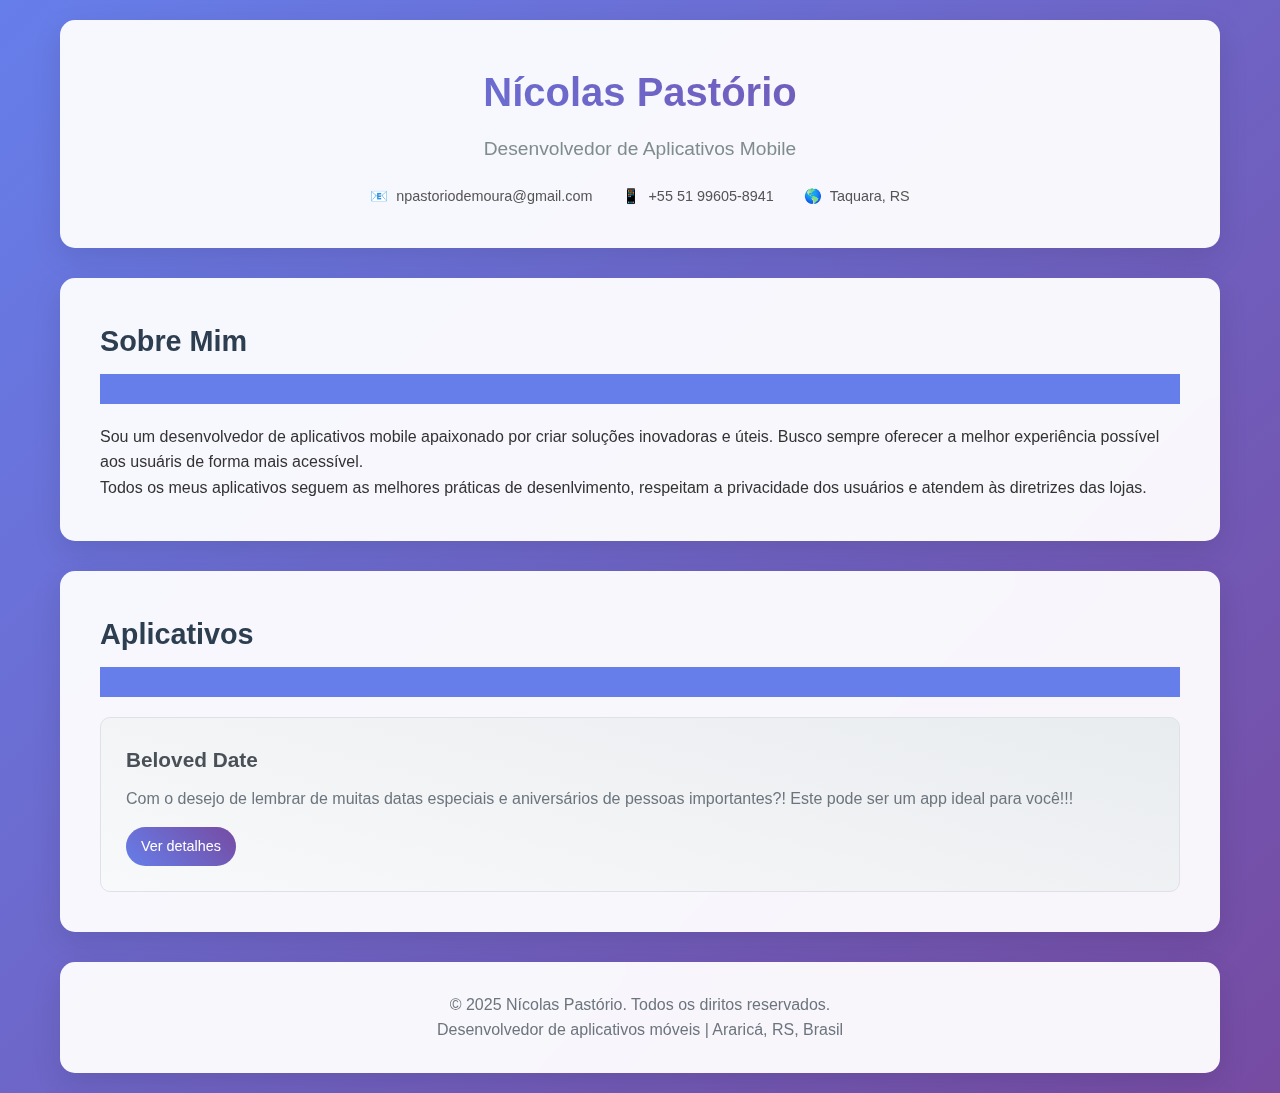
<file: index.html>
<!DOCTYPE html>
<html lang="pt-BR">
    <head>
        <meta charset="UTF-8">
        <meta name="viewport" content="width=device-width, initial-scale=1.0">
        <title>Nícolas Pastório - Desenvolvedor de Apps</title>
        <link rel="stylesheet" href="styles.css">
        <!-- scripts -->
         <script src="texts.js"></script>
         <script src="detectorLanguage.js"></script>
    </head>
    <body>
        <div class="container">
            <header>
                <h1>Nícolas Pastório</h1>
                <p class="subtitle">Desenvolvedor de Aplicativos Mobile</p>
                <div class="contact-info">
                    <div class="contact-item">
                        <span>📧</span>
                        <span>npastoriodemoura@gmail.com</span>
                    </div>
                    <div class="contact-item">
                        <span>📱</span>
                        <span>+55 51 99605-8941</span>
                    </div>
                    <div class="contact-item">
                        <span>🌎</span>
                        <span>Taquara, RS</span>
                    </div>
                </div>
            </header>

            <section class="section">
                <h2>Sobre Mim</h2>
                <p>Sou um desenvolvedor de aplicativos mobile apaixonado por criar soluções inovadoras e úteis. 
                    Busco sempre oferecer a melhor experiência possível aos usuáris de forma mais acessível.</p>
                <p>Todos os meus aplicativos seguem as melhores práticas de desenlvimento, respeitam 
                    a privacidade dos usuários e atendem às diretrizes das lojas.</p>
            </section>

            <section class="section">
                <h2>Aplicativos</h2>
                <div class="apps-grid">
                    <div class="app-card">
                        <h3>Beloved Date</h3>
                        <p> Com o desejo de lembrar de muitas datas especiais e aniversários de pessoas importantes?! Este pode ser um app ideal para você!!!
                            <!-- Este aplicativo tem por finalidade auxiliar na lembrança de datas especiais notificando o usuário anualmente.
                            Possui um menu estilo gaveta na lateral esquerda onde é possível definir o tema(claro ou escuro), a hora que deseja que as notificações anuais ocorram e um botão para deletar todos os cartões.
                            Ele possui duas telas, uma para exibir os cartões das datas especiais e outra para exibir os aniversários. Estas duas telas contam com um filtro para facilitar a busca por cartões, 
                            um botão para esconder os cartões, um botão estilo switch para ordenação e um botão para adicionar os cartões. -->
                        </p>
                        <div class="app-links">
                            <a href="./BelovedDate/index.html" class="app-link">Ver detalhes</a>
                        </div>
                    </div>
                    <!--<div class="app-card">
                        <h3>Meu App Exemplo 2</h3>
                        <p>Descrição do meu primeiro aplicativo. Explicar brevemente o que ele faz e quais problemas resolve para os usuários.</p>
                        <div class="app-links">
                            <a href="#" class="app-link">Google Play</a>
                            <a href="#" class="app-link">App Store</a>
                        </div>
                    </div>-->
                </div>
            </section>

            <!--<section class="section privacy-section">
                <h2>Política de Privacidade</h2>
                <p>Última atualização: <strong>[DATA]</strong></p>

                <h3>1. Informações que eu coleto dos usuários</h3>
                <p>Meus aplicativos podem coletar as seguintes informações: </p>
                <ul>
                    <li>Informações de uso do aplicativo para melhorar a experiência do usuário</li>
                    <li>Dados de publicidade fornecidos pelo Google AdMob.</li>
                    <li>Informações técnicas do dispositivo (modelo, versão do sistema operacional).</li>
                </ul>

                <h3>2. Como uso as informações</h3>
                <p>As informações coletadas são utilizadas para: </p>
                <ul>
                    <li>Melhorar as funcionalidades e desempenho dos aplicativos.</li>
                    <li>Exibir anúncios relevantes através do Google AdMob.</li>
                    <li>Analisar padrões de uso para otimizar a experiência do usuário.</li>
                </ul>

                <h3>3. Google AdMob</h3>
                <p>Meus aplicativos utilizam o Google AdMob para exibir anúncios. O AdMob pode coletar 
                    e usar informações sobre você para personalizar anúncios. Para mais informações
                    sobre como o Google usa seus dados, bisite: <a href="https://policies.google.com/privacy" target="_blank">https://policies.google.com/privacy</a>
                </p>

                <h3>4. Compartilhamento de Informações</h3>
                <p>Não vendo, troco ou transferimos suas informações pessoais para terceiros, exceto quando necessário para o funcionamento dos serviçoes
                    (como o Google AdMob) ou quando exigido por lei.
                </p>

                <h3>5. Segurança</h3>
                <p>Implementei medidas de segurança adequadas para proteger suas informações contra acesso não autorizado, alteração, 
                    dibulgação ou destruição.
                </p>

                <h3>6. Direito dos Usuários (LGPD)</h3>
                <p>De acordo com a Lei Geral de Proteção de Dados (LGPD), você tem o direito de: </p>

                <ul>
                    <li>Solicitar informações sobre o tratamento de seus dados</li>
                    <li>Solicitar a correção de dados incompletos ou incorretos</li>
                    <li>Solicitar a exclusão de seus dados</li>
                    <li>Revogar seu consentimento a qualquer momento</li>
                </ul>

                <h3>7. Contato</h3>
                <p>Se você tiver dúvidas sobre esta Política de Privacidade, entre em contato comigo através do email: npastoriodemoura@gmail.com</p>

                <h3>8. Alterações na Política</h3>
                <p>Esta Política de Privacidade pde ser atualizada periodicamente. Recomendo que você revise regularmente para se manter 
                    informado sobre como protejo suas informações.
                </p>
            </section>-->

            <footer>
                <div class="footer-content">
                    <p>&copy; 2025 Nícolas Pastório. Todos os diritos reservados.</p>
                    <p>Desenvolvedor de aplicativos móveis | Araricá, RS, Brasil</p>
                </div>
            </footer>
        </div>
    </body>
</html>
</file>
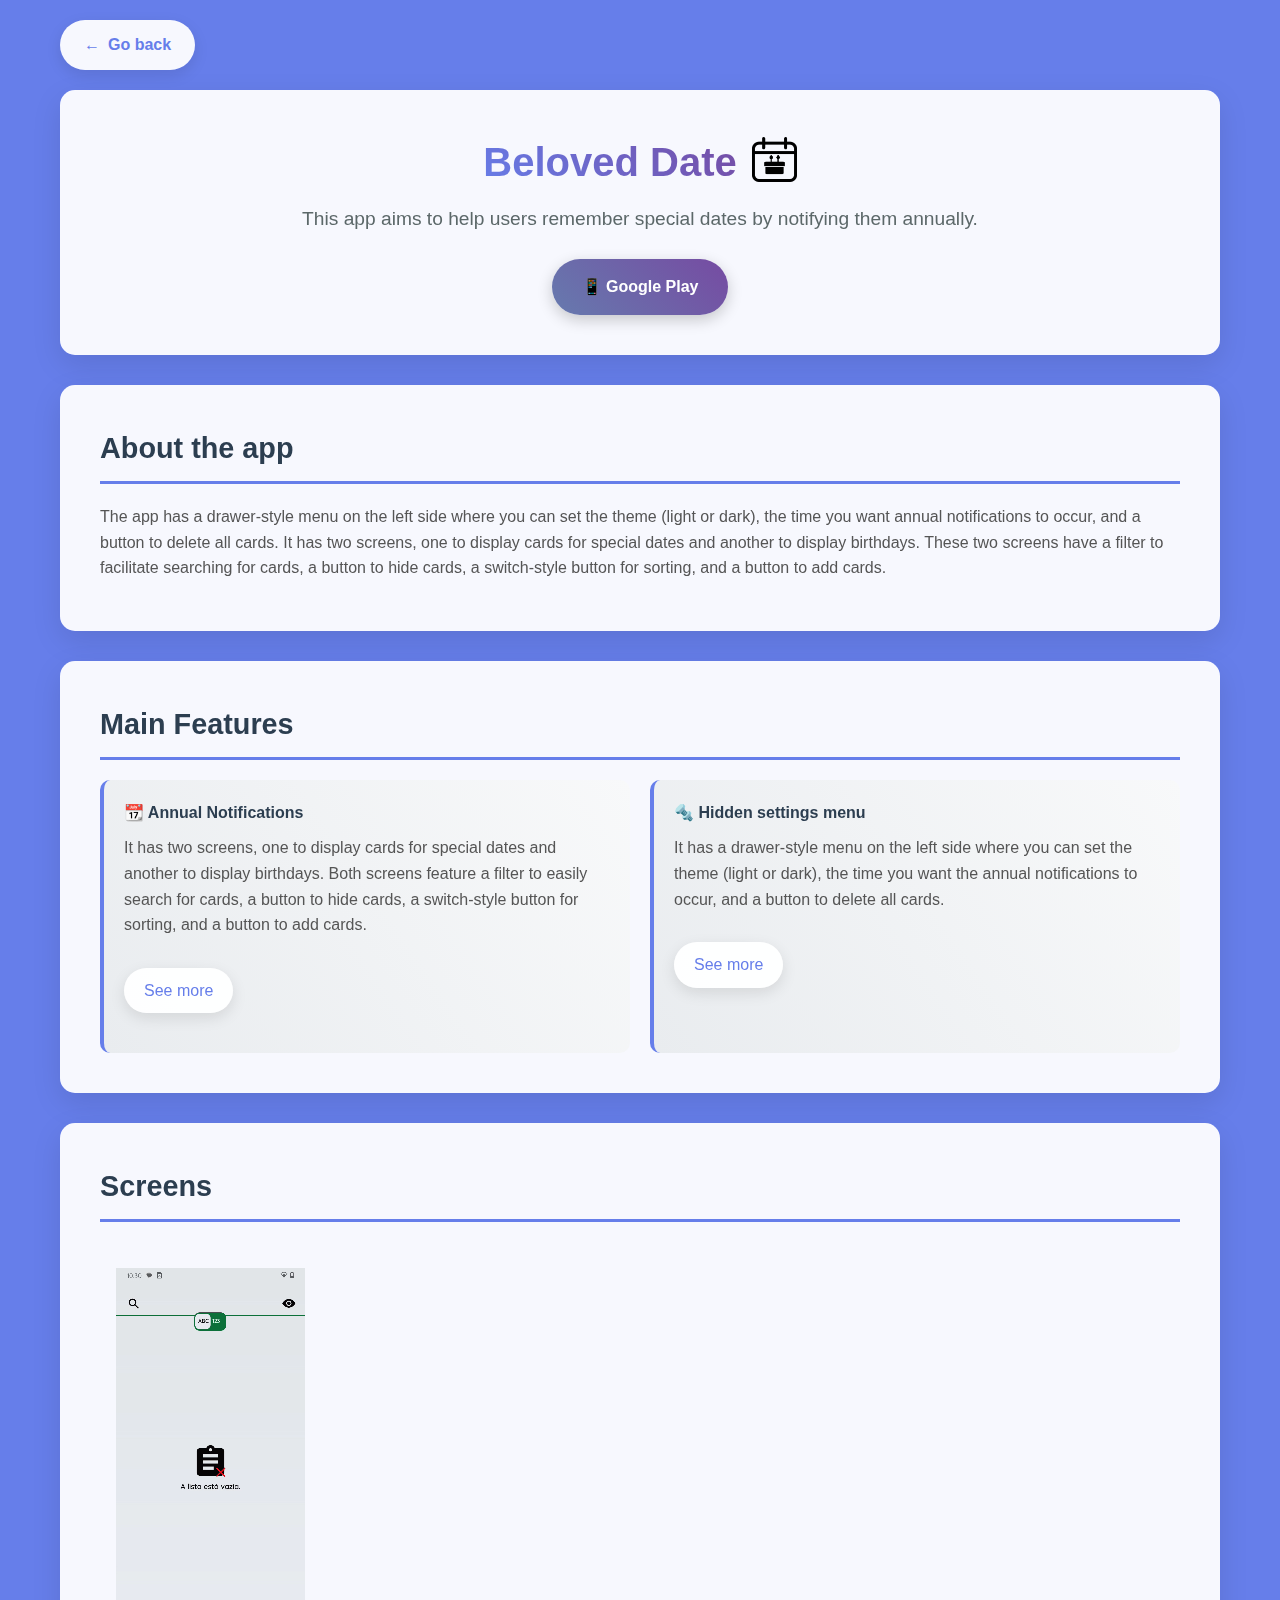
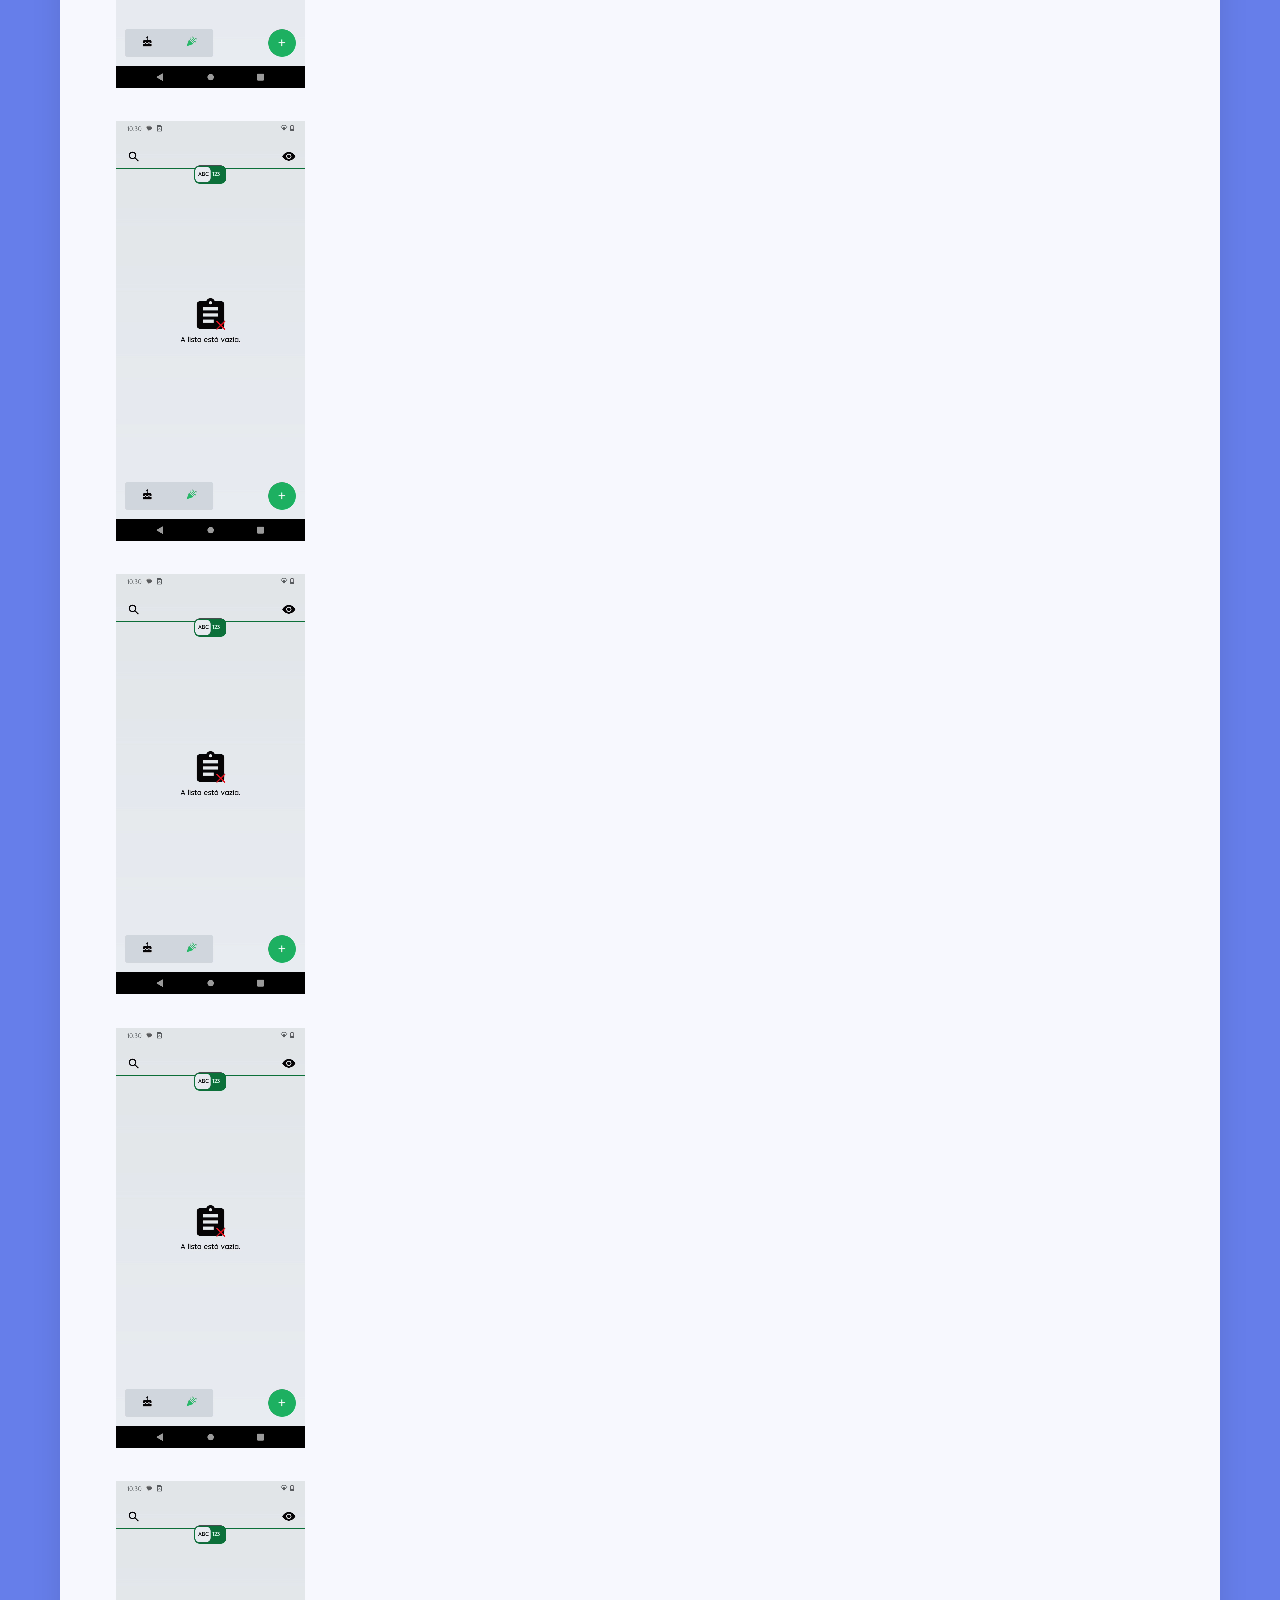
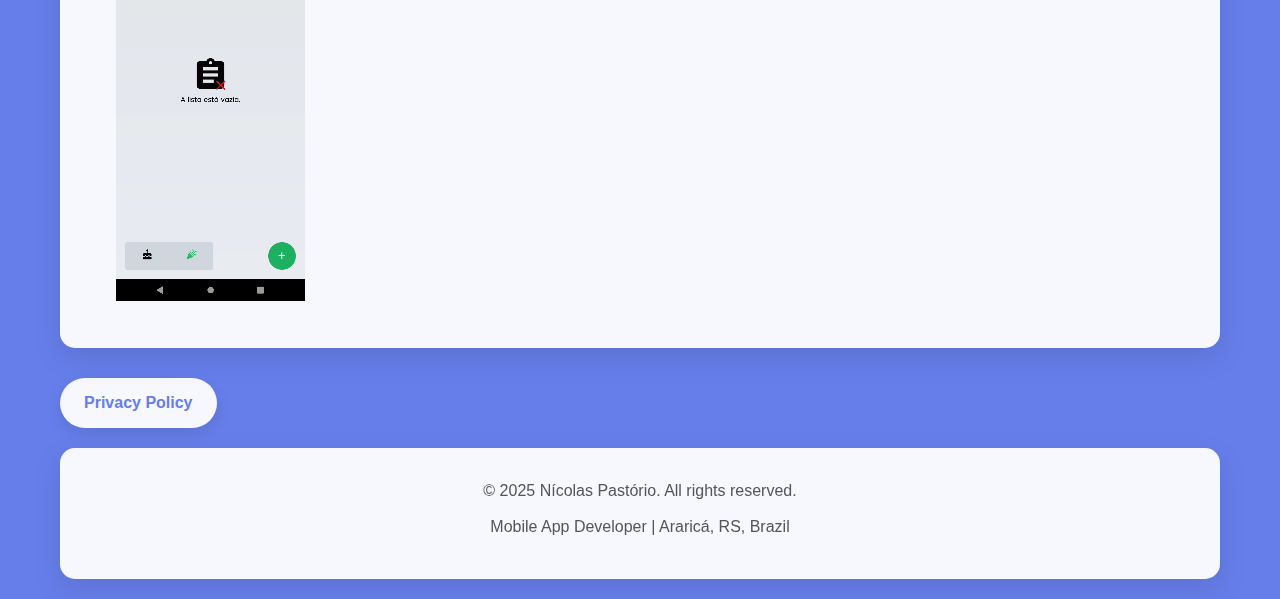
<file: BelovedDate/index.html>
<!DOCTYPE html>
<html lang="en">
<head>
    <meta charset="UTF-8">
    <meta name="viewport" content="width=device-width, initial-scale=1.0">
    <title>Beloved Date</title>
    <link rel="stylesheet" href="styles.css">
</head>
<body>
    <div class="container">
        <a href="../index.html" class="back-button">
            <span>←</span>
            <span>Go back</span>
        </a>

        <header>
            <div class="title-logo">
                <h1>Beloved Date</h1>
                <img src="../assets/beloveddate-logo.png" alt="Logo do app">
            </div>
            <p class="subititle">This app aims to help users remember special dates by notifying them annually.</p>
            <div class="download-buttons">
                <a href="#" class="download-btn">📱 Google Play</a>
            </div>
        </header>

        <section class="section">
            <h2>About the app</h2>
            <p>The app has a drawer-style menu on the left side where you can set the theme (light or dark), 
                the time you want annual notifications to occur, and a button to delete all cards. It has two screens, 
                one to display cards for special dates and another to display birthdays. These two screens have a 
                filter to facilitate searching for cards, a button to hide cards, a switch-style button for sorting, 
                and a button to add cards.</p>
        </section>

        <section class="section">
            <h2>Main Features</h2>
            <div class="feature-list">
                <!--<div class="feature-item">
                    <h4>🚀Funcionalidade 1</h4>
                    <p>Descrição da primeira funcionalidade principal do aplicativo</p>
                </div>
                <div class="feature-item">
                    <h4>✨Funcionalidade 2</h4>
                    <p>Descrição da segunda funcionalidade principal do aplicativo</p>
                </div>-->
                <div class="feature-item">
                    <h4>📆 Annual Notifications</h4>
                    <p>It has two screens, one to display cards for special dates and another to display birthdays. 
                        Both screens feature a filter to easily search for cards, a button to hide cards, a switch-style 
                        button for sorting, and a button to add cards.</p>
                        
                        <input type="checkbox" id="toggle1" class="toggle">
                        <div class="toggle-button">
                            <label for="toggle1">
                                <span class="see-more">See more</span>
                                <span class="see-less">See less</span>
                            </label>
                        </div>
                        <video class="content" width="220" height="420" autoplay loop muted>
                            <source src="../assets/screen-configurations-beloved-date.mp4" type="video/mp4">
                            Your browser does not support the video tag.
                        </video>
                </div>
                <div class="feature-item">
                    <h4>🔩 Hidden settings menu</h4>
                    <p>It has a drawer-style menu on the left side where you can set the theme (light or dark), the time 
                        you want the annual notifications to occur, and a button to delete all cards.</p>
                    
                    <!-- Pode ter quantos quiser, basta mudar o id e o for do label (<input id="toggle2">, <label for="toggle2">)-->
                    <input type="checkbox" id="toggle2" class="toggle2" class="toggle">
                    <div class="toggle-button">
                        <label for="toggle2">
                            <span class="see-more">See more</span>
                            <span class="see-less">See less</span>
                        </label>
                    </div>
                    <video class="content" width="220" height="420" autoplay loop muted>
                        <source src="../assets/screen-configurations-beloved-date.mp4" type="video/mp4">
                        Your browser does not support the video tag.
                    </video>
                    <!-- =========================================================================== -->
                </div>
            </div>
        </section>

        <section class="section">
            <h2>Screens</h2>
            <div class="screenshots-grid">
                <div class="screenshot">
                    <div class="placeholder-img">
                        <br>
                        <video width="220" height="420" autoplay loop muted>
                            <source src="../assets/screen-configurations-beloved-date.mp4" type="video/mp4">
                            Your browser does not support the video tag.
                        </video>
                    </div>
                </div>
                <div class="screenshot">
                    <div class="placeholder-img">
                        <br>
                        <video width="220" height="420" autoplay loop muted>
                            <source src="../assets/screen-configurations-beloved-date.mp4" type="video/mp4">
                            Your browser does not support the video tag.
                        </video>
                    </div>
                </div>
                <div class="screenshot">
                    <div class="placeholder-img">
                        <br>
                        <video width="220" height="420" autoplay loop muted>
                            <source src="../assets/screen-configurations-beloved-date.mp4" type="video/mp4">
                            Your browser does not support the video tag.
                        </video>
                    </div>
                </div>
                <div class="screenshot">
                    <div class="placeholder-img">
                        <br>
                        <video width="220" height="420" autoplay loop muted>
                            <source src="../assets/screen-configurations-beloved-date.mp4" type="video/mp4">
                            Your browser does not support the video tag.
                        </video>
                    </div>
                </div>
                <div class="screenshot">
                    <div class="placeholder-img">
                        <br>
                        <video width="220" height="420" autoplay loop muted>
                            <source src="../assets/screen-configurations-beloved-date.mp4" type="video/mp4">
                            Your browser does not support the video tag.
                        </video>
                    </div>
                </div>
            </div>
        </section>

        <a href="./PrivacyPolicy/index.html" class="back-button">Privacy Policy</a>

        <footer>
            <div class="footer-content">
                <p>&copy; 2025 Nícolas Pastório. All rights reserved.</p>
                <p>Mobile App Developer | Araricá, RS, Brazil</p>
            </div>
        </footer>
    </div>
</body>
</html>
</file>
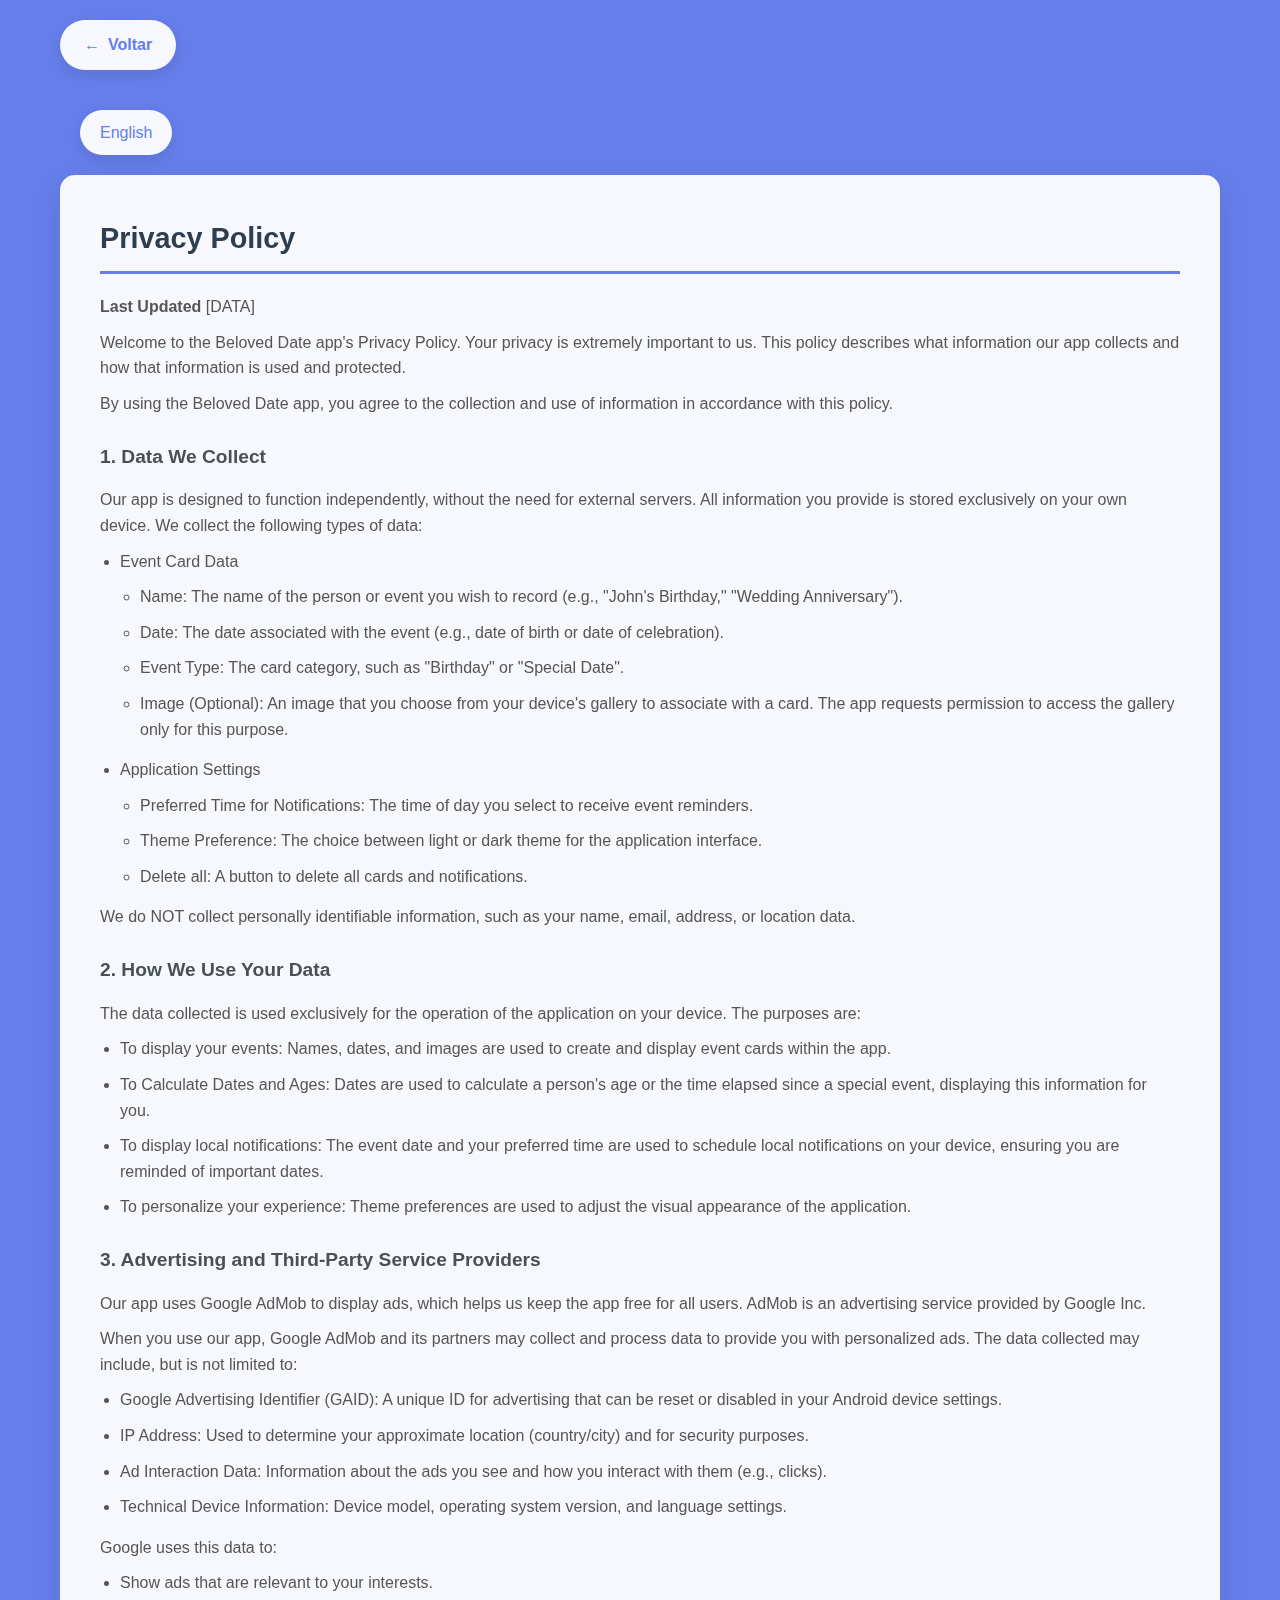
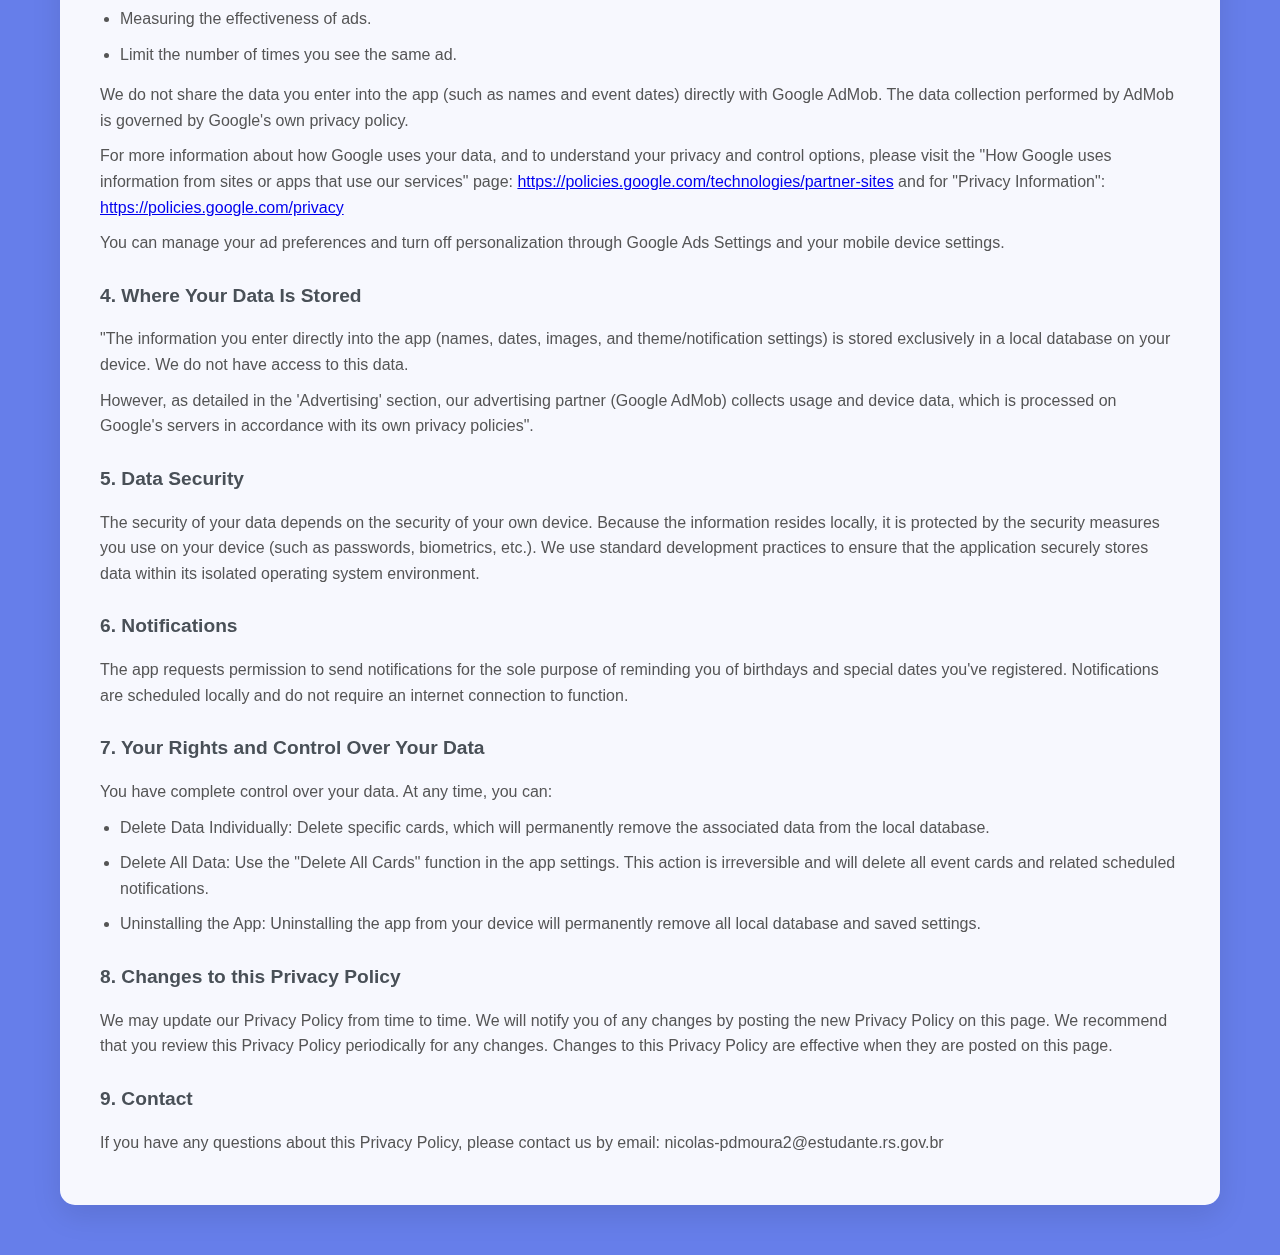
<file: BelovedDate/PrivacyPolicy/index.html>
<!DOCTYPE html>
<html lang="en">
<head>
    <meta charset="UTF-8">
    <meta name="viewport" content="width=device-width, initial-scale=1.0">
    <title>Privacy Policy</title>
    <link rel="stylesheet" href="styles.css">
</head>
<body>
    <div class="container">
        <a href="../index.html" class="back-button">
            <span>←</span>
            <span>Voltar</span>
        </a>

        <input type="checkbox" id="toggle">
        <div class="toggle-buttons">
            <label for="toggle" id="show-english">English</label>
            <label for="toggle" id="show-portuguese">Portuguese</label>
        </div>

        <section id="english" class="section">
            <h2>Privacy Policy</h2>
            <p><strong>Last Updated</strong> [DATA] </p>

            <p>
                Welcome to the Beloved Date app's Privacy Policy. Your privacy is extremely important to us. 
                This policy describes what information our app collects and how that information is used and protected.
            </p>
            <p>
                By using the Beloved Date app, you agree to the collection and use of information in accordance with this policy.
            </p>

            <h3>1. Data We Collect</h3>
            <p>
                Our app is designed to function independently, without the need for external servers. 
                All information you provide is stored exclusively on your own device. We collect the following types of data:
            </p>
            <ul>
                <li>Event Card Data</li>
                <ul>
                    <li>Name: The name of the person or event you wish to record (e.g., "John's Birthday," "Wedding Anniversary").</li>
                    <li>Date: The date associated with the event (e.g., date of birth or date of celebration).</li>
                    <li>Event Type: The card category, such as "Birthday" or "Special Date".</li>
                    <li>Image (Optional): An image that you choose from your device's gallery to associate with a card. 
                        The app requests permission to access the gallery only for this purpose.</li>
                </ul>
            </ul>
            <ul>
                <li>Application Settings</li>
                <ul>
                    <li>Preferred Time for Notifications: The time of day you select to receive event reminders.</li>
                    <li>Theme Preference: The choice between light or dark theme for the application interface.</li>
                    <li>Delete all: A button to delete all cards and notifications.</li>
                </ul>
            </ul>
            <p>We do NOT collect personally identifiable information, such as your name, email, address, or location data.</p>

            <h3>2. How We Use Your Data</h3>
            <p>The data collected is used exclusively for the operation of the application on your device. The purposes are:</p>
            <ul>
                <li>To display your events: Names, dates, and images are used to create and display event cards within the app.</li>
                <li>To Calculate Dates and Ages: Dates are used to calculate a person's age or the time elapsed since a special event, displaying this information for you.</li>
                <li>To display local notifications: The event date and your preferred time are used to schedule local notifications on your device, ensuring you are reminded of important dates.</li>
                <li>To personalize your experience: Theme preferences are used to adjust the visual appearance of the application.</li>
            </ul>

            <h3>3. Advertising and Third-Party Service Providers</h3>
            <p>
                Our app uses Google AdMob to display ads, which helps us keep the app free for all users. AdMob is an advertising service provided by Google Inc.
            </p>
            <p>
                When you use our app, Google AdMob and its partners may collect and process data to provide you with personalized ads. 
                The data collected may include, but is not limited to:
            </p>

            <ul>
                <li>Google Advertising Identifier (GAID): A unique ID for advertising that can be reset or disabled in your Android device settings.
                </li>
                <li>IP Address: Used to determine your approximate location (country/city) and for security purposes.</li>
                <li>Ad Interaction Data: Information about the ads you see and how you interact with them (e.g., clicks).</li>
                <li>Technical Device Information: Device model, operating system version, and language settings.</li>
            </ul>
            <p>Google uses this data to: </p>
            <ul>
                <li>Show ads that are relevant to your interests.</li>
                <li>Measuring the effectiveness of ads.</li>
                <li>Limit the number of times you see the same ad.</li>
            </ul>

            <p>
                We do not share the data you enter into the app (such as names and event dates) directly with Google AdMob. 
                The data collection performed by AdMob is governed by Google's own privacy policy. 
            </p>

            <p>
                For more information about how Google uses your data, and to understand your privacy and control options, 
                please visit the "How Google uses information from sites or apps that use our services" page: 
                <a href="https://policies.google.com/technologies/partner-sites" target="_blank">https://policies.google.com/technologies/partner-sites</a> 
                 and for "Privacy Information": 
                <a href="https://policies.google.com/privacy" target="_blank">https://policies.google.com/privacy</a>
            </p>

            <p>
                You can manage your ad preferences and turn off personalization through Google Ads Settings and your mobile device settings.
            </p>

            <h3>4. Where Your Data Is Stored</h3>
            <p>
                "The information you enter directly into the app (names, dates, images, and theme/notification settings) 
                is stored exclusively in a local database on your device. We do not have access to this data.
            </p>
            <p>
                However, as detailed in the 'Advertising' section, our advertising partner (Google AdMob) collects usage and device data, 
                which is processed on Google's servers in accordance with its own privacy policies".
            </p>

            <h3>5. Data Security</h3>
            <p>
                The security of your data depends on the security of your own device. Because the information resides locally, it is protected 
                by the security measures you use on your device (such as passwords, biometrics, etc.). We use standard development practices 
                to ensure that the application securely stores data within its isolated operating system environment.
            </p>

            <h3>6. Notifications</h3>
            <p>
                The app requests permission to send notifications for the sole purpose of reminding you of birthdays and special dates you've registered. 
                Notifications are scheduled locally and do not require an internet connection to function.
            </p>

            <h3>7. Your Rights and Control Over Your Data</h3>
            <p>You have complete control over your data. At any time, you can: </p>
            <ul>
                <!-- <li>Visualizar e Editar: Acessar e modificar qualquer card de evento diretamente na interface do aplicativo.</li> -->
                <li>Delete Data Individually: Delete specific cards, which will permanently remove the associated data from the local database.</li>
                <li>Delete All Data: Use the "Delete All Cards" function in the app settings. 
                    This action is irreversible and will delete all event cards and related scheduled notifications.</li>
                <li>Uninstalling the App: Uninstalling the app from your device will permanently remove all 
                    local database and saved settings.</li>
            </ul>

            <h3>8. Changes to this Privacy Policy</h3>
            <p>
                We may update our Privacy Policy from time to time. We will notify you of any changes by posting the new Privacy 
                Policy on this page. We recommend that you review this Privacy Policy periodically for any changes. Changes to this 
                Privacy Policy are effective when they are posted on this page.
            </p>

            <h3>9. Contact</h3>
            <p>If you have any questions about this Privacy Policy, please contact us by email: nicolas-pdmoura2@estudante.rs.gov.br</p>
        </section>
        <section id="portuguese" class="section">
            <h2>Política de Privacidade</h2>
            <p><strong>Úlfima atualização</strong> [DATA] </p>

            <p>
                Bem-vindo(a) à Política de Privacidade do aplicativo Beloved Date.
                A sua privacidade é de extrema importância para nós. 
                Esta política descreve quais informações nosso aplicativo coleta e como essas informações são utilizadas e protegidas.
            </p>
            <p>
                Ao usar o aplicativo Beloved Date, você concorda com a coleta e uso de informações de acordo com esta política.
            </p>

            <h3>1. Dados que Coletamos</h3>
            <p>
                Nosso aplicativo foi projetado para funcionar de forma independente, sem a necessidade de servidores externos.
                Todas as informações que você fornece são armazenadas exclusivamente no seu próprio dispositivo. 
                Coletamos os seguintes tipos de dados:
            </p>
            <ul>
                <li>Dados de  Cards de Eventos</li>
                <ul>
                    <li>Nome: O nome da pessoa ou do evento que você deseja registrar (ex: "Aniversário do João", "Aniversário de Casameto").</li>
                    <li>Data: A data associada ao evento (ex: data de nascimento ou data da celebração).</li>
                    <li>Tipo de Evento: A categoria do card, como "Aniversário" ou "Data Especial".</li>
                    <li>Imagem (Opcional): Uma imagem que você escolhe da galeria do seu dispositivo para associar a um card. O aplicativo solicita permissão de acesso à galeria apenas para esta finalidade.</li>
                </ul>
            </ul>
            <ul>
                <li>Configurações do Aplicativo</li>
                <ul>
                    <li>Hora Preferida para Notificações: A hora do dia que você seleciona para receber lembretes de eventos.</li>
                    <li>Preferência de Tema: A escolha entre o tema claro ou escuro para a interface do aplicativo.</li>
                    <li>Excluir tudo: Um botão para deletar todos os cartões e notificações.</li>
                </ul>
            </ul>
            <p>Nós NÃO coletamos informações de identificação pessoal, como seu nome, email, endereço ou dados de localização.</p>

            <h3>2. Como Usamos Seus Dados</h3>
            <p>Os dados coletados são utilizados exclusivamente para o funcionamento do aplicativo em seu dispositivo. 
                Os propósitos são:</p>
            <ul>
                <li>Para Exibir seus eventos: Os nomes, datas e imagens são usados para criar e exibir os cards de eventos dentro do aplicativo.</li>
                <li>Para Calcular Datas e Idades: As datas são usdas para calcular a idade de uma pessoa ou o tempo decorrido desde um evento especial, exibindo essa informação para você.</li>
                <li>Para Exibir Notificações Locais: A data do evento e a sua hora preferida são usadas para agendar notificações locais no seu dispositivo, garantindo que você seja lembrado(a) das datas importantes.</li>
                <li>Para Personalizar Sua Experiência: A preferência de tema é usada para ajustar a aparência visual do aplicativo.</li>
            </ul>

            <h3>3. Publicidade e Provedores de Serviços de Terceiros</h3>
            <p>
                Nosso aplicativo utiliza o Google AdMob para exibir anúncios, o que nos ajuda a manter o aplicativo gratuito para todos os usuários. 
                O AdMob é um serviço de publicidade fornecido pelo Google Inc.
            </p>
            <p>
                Ao utilizar nosso aplicativo, o Google AdMob e seus parceiros podem coletar e processar dados para fornecer anúncios personalizados. 
                Os dados coletados podem incluir, mas não se limitam a: 
            </p>

            <ul>
                <li>Identificador de Publicidade do Google (GAID): Um ID único para publicidade que pode ser redefinido ou desativado nas 
                    configurações do seu dispositivo Androd.
                </li>
                <li>Endereço IP: Usado para determinar a sua localização aproximada (país/cidade) e para fins de segurança.</li>
                <li>Dados de Interação com Anúncios: informações sobre os anúncios que você visualiza e como interage com eles (ex: cliques).</li>
                <li>Informações Técnicas do Dispositivo: Modelo do dispositivo, versão do sistema operacional e configurações de idioma.</li>
            </ul>
            <p>Esses dados são utilizados pelo Google para: </p>
            <ul>
                <li>Exibir anúncios que sejam releantes para seus interesses.</li>
                <li>Medir a eficácia dos anúncios.</li>
                <li>Limitar o número de vezes que você vê o mesmo anúncio.</li>
            </ul>

            <p>
                Nós não compartilhamos os dados que você insere no aplicativo (como nomes e dates de eventos) diretamente como o Google AdMob. 
                A coleta de dados realizada pelo AdMob é governada pela própria política de privacidade do Google. 
            </p>

            <p>
                Para mais informações sobre como o Google usa seus dados, e para entender suas opções de controle e privacidade, por favor, visite 
                a página de "Como o Google usa informações de sites ou apps que utilizam nossos serviços": 
                <a href="https://policies.google.com/technologies/partner-sites" target="_blank">https://policies.google.com/technologies/partner-sites</a> 
                e para "Informações de Privacidade": 
                <a href="https://policies.google.com/privacy" target="_blank">https://policies.google.com/privacy</a>
            </p>

            <p>
                Você pode gerenciar suas preferências de anúncios e desativar a personalização através das Configurações de Anúncios do Google e das 
                configurações do seu dispositivo móvel.
            </p>

            <h3>4. Onde Seus Dados São Armazenados</h3>
            <p>
                "As informações que você insere diretamente no aplicativo (nomes, datas, imagens e configurações de tema/notificação) são 
                armazenadas exclusivamente em um banco de dados local no seu dispositivo. Nós não temos acessoa a esses dados.
            </p>
            <p>
                No entanto, conforme detalhado na seção 'Publicidade', nosso parceiro de anúncios (Google AdMob) coleta dados de uso e do dispositivo, 
                que são processados nos servidores do Google de acordo com suas próprias políticas de privacidade".
            </p>

            <h3>5. Segurança dos Dados</h3>
            <p>
                A segurança dos seus dados depende da segurança do seu prórpio dispositivo. Como as informações residem localmente, 
                elas estão protegidas pelas medidas de segurança que você utiliza em seu aparelho (como senha, biometria, etc.). Nós 
                utilizamos práticas de desenvolvimento padrão para garantir que o aplicaivo armazene os dados de forma segura dentro de 
                seu ambiente isolado no sistema operacional. 
            </p>

            <h3>6. Notificações</h3>
            <p>
                O aplicativo solicita permissão para enviar notificações como o único propósito de lembrá-lo(a) 
                sobre os aniversários e datas especiais que você registrou. As notificações são agendaddas localmente e 
                não dependem de uma conexão com a internet para funcionar.
            </p>

            <h3>7. Seus Direitos e Controle Sobre Seus Dados</h3>
            <p>Você tem controle total sobre seus dados. A qualquer momento, você pode: </p>
            <ul>
                <!-- <li>Visualizar e Editar: Acessar e modificar qualquer card de evento diretamente na interface do aplicativo.</li> -->
                <li>Exluir Dados Individualmente: Apagar cards específicos, o que removerá permanentemente os dados associados do banco de dados local.</li>
                <li>Excluir Todos os Dados: Utilizar a função "Deletar Todos os Cards" nas configurações do aplicativo. 
                    Esta ação é irreversível e apagará todos os cards de eventos e as notificações agendadas relacionadas.</li>
                <li>Desinstalar o Aplicativo: A desinstalação do aplicativo do seu dispositivo removerá permanentemente todo 
                    o banco de dados local e as configurações salvas.</li>
            </ul>

            <h3>8. Alterações Nesta Política de Privacidade</h3>
            <p>
                Podemos atualizar nossa Política de Privacidade de tempos em tempos. Notificaremos você sobre quaisquer Alterações 
                publicando a nova Política de Privacidade nesta página. Recomendamos que você revise esta Política de Privacidade 
                periodicamente para quaisquer alterações. As alterações a esta Política de Privacidade entram em vigor quando são publicadas nesta página.
            </p>

            <h3>9. Contato</h3>
            <p>Se você tive alguma dúvida sobre esta Política de Privacidade, entre em contato conosco pelo email: nicolas-pdmoura2@estudante.rs.gov.br</p>
        </section>
    </div>
</body>
</html>
</file>
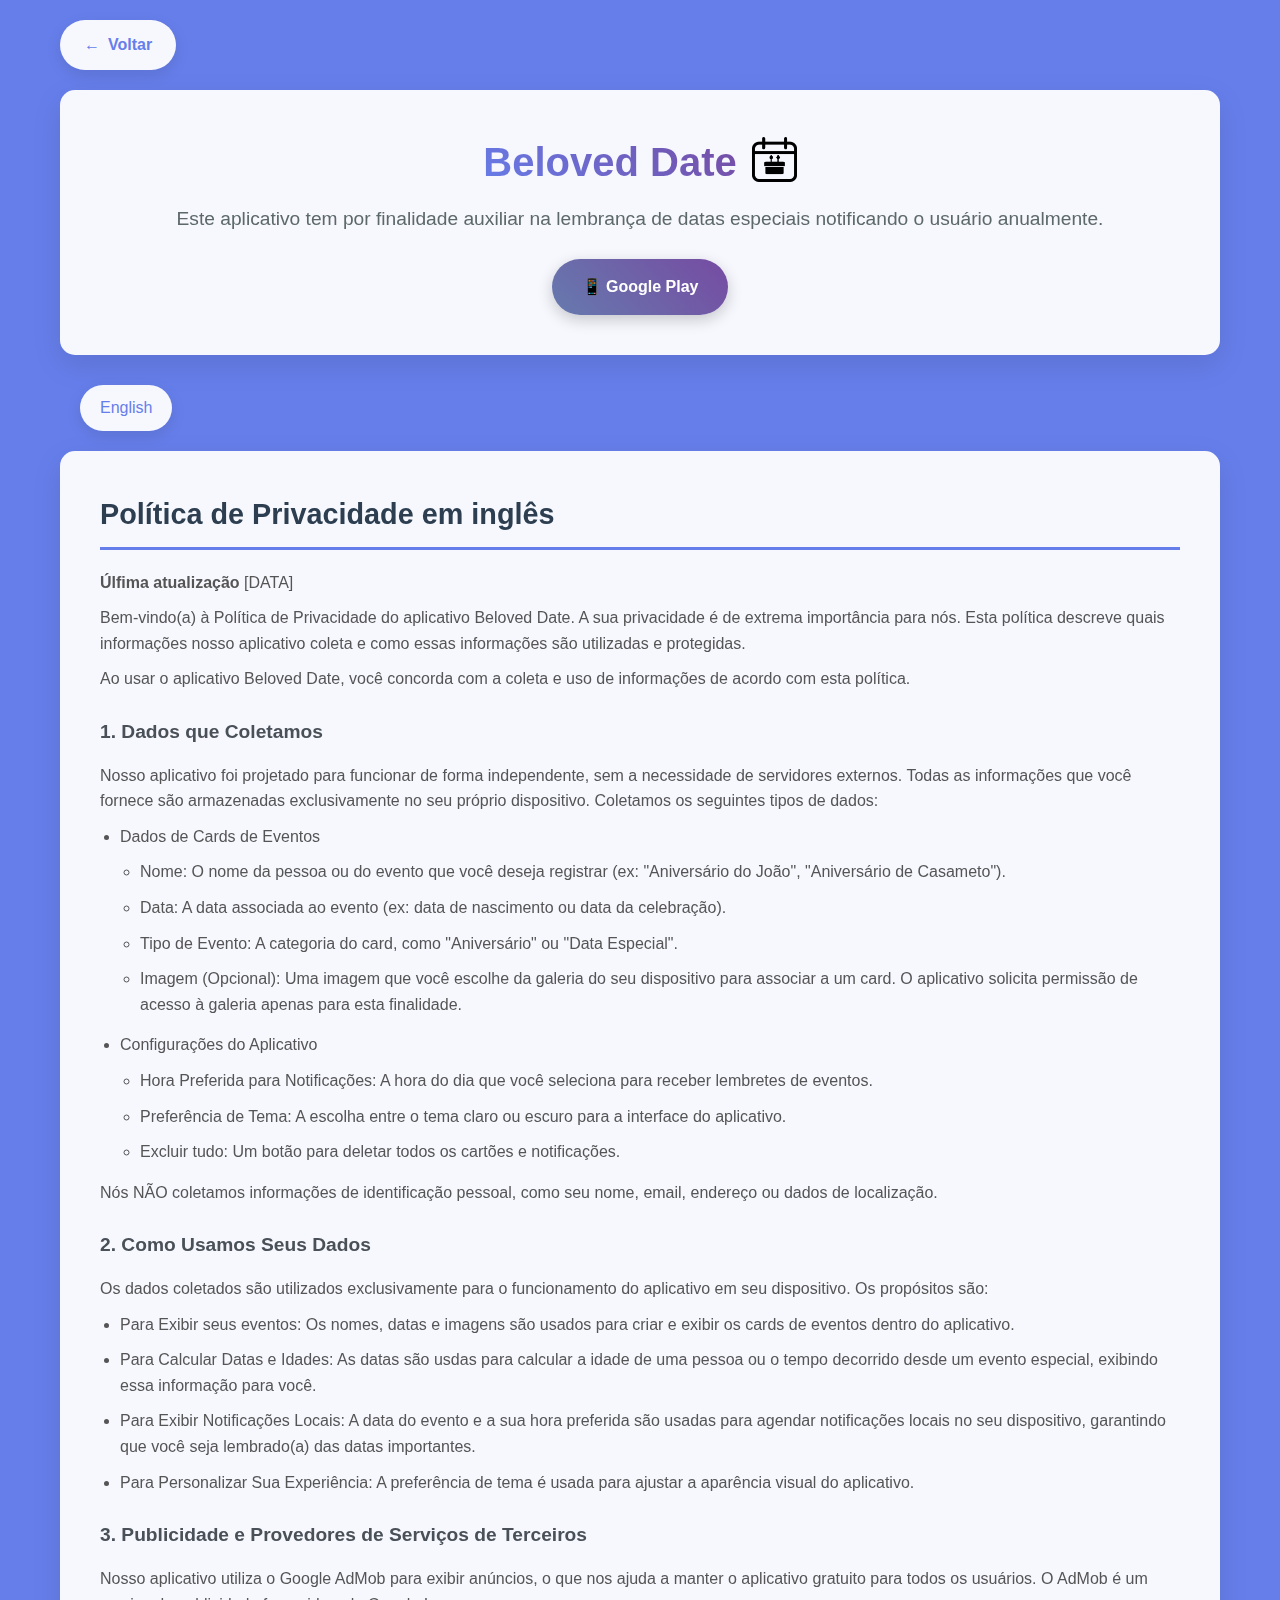
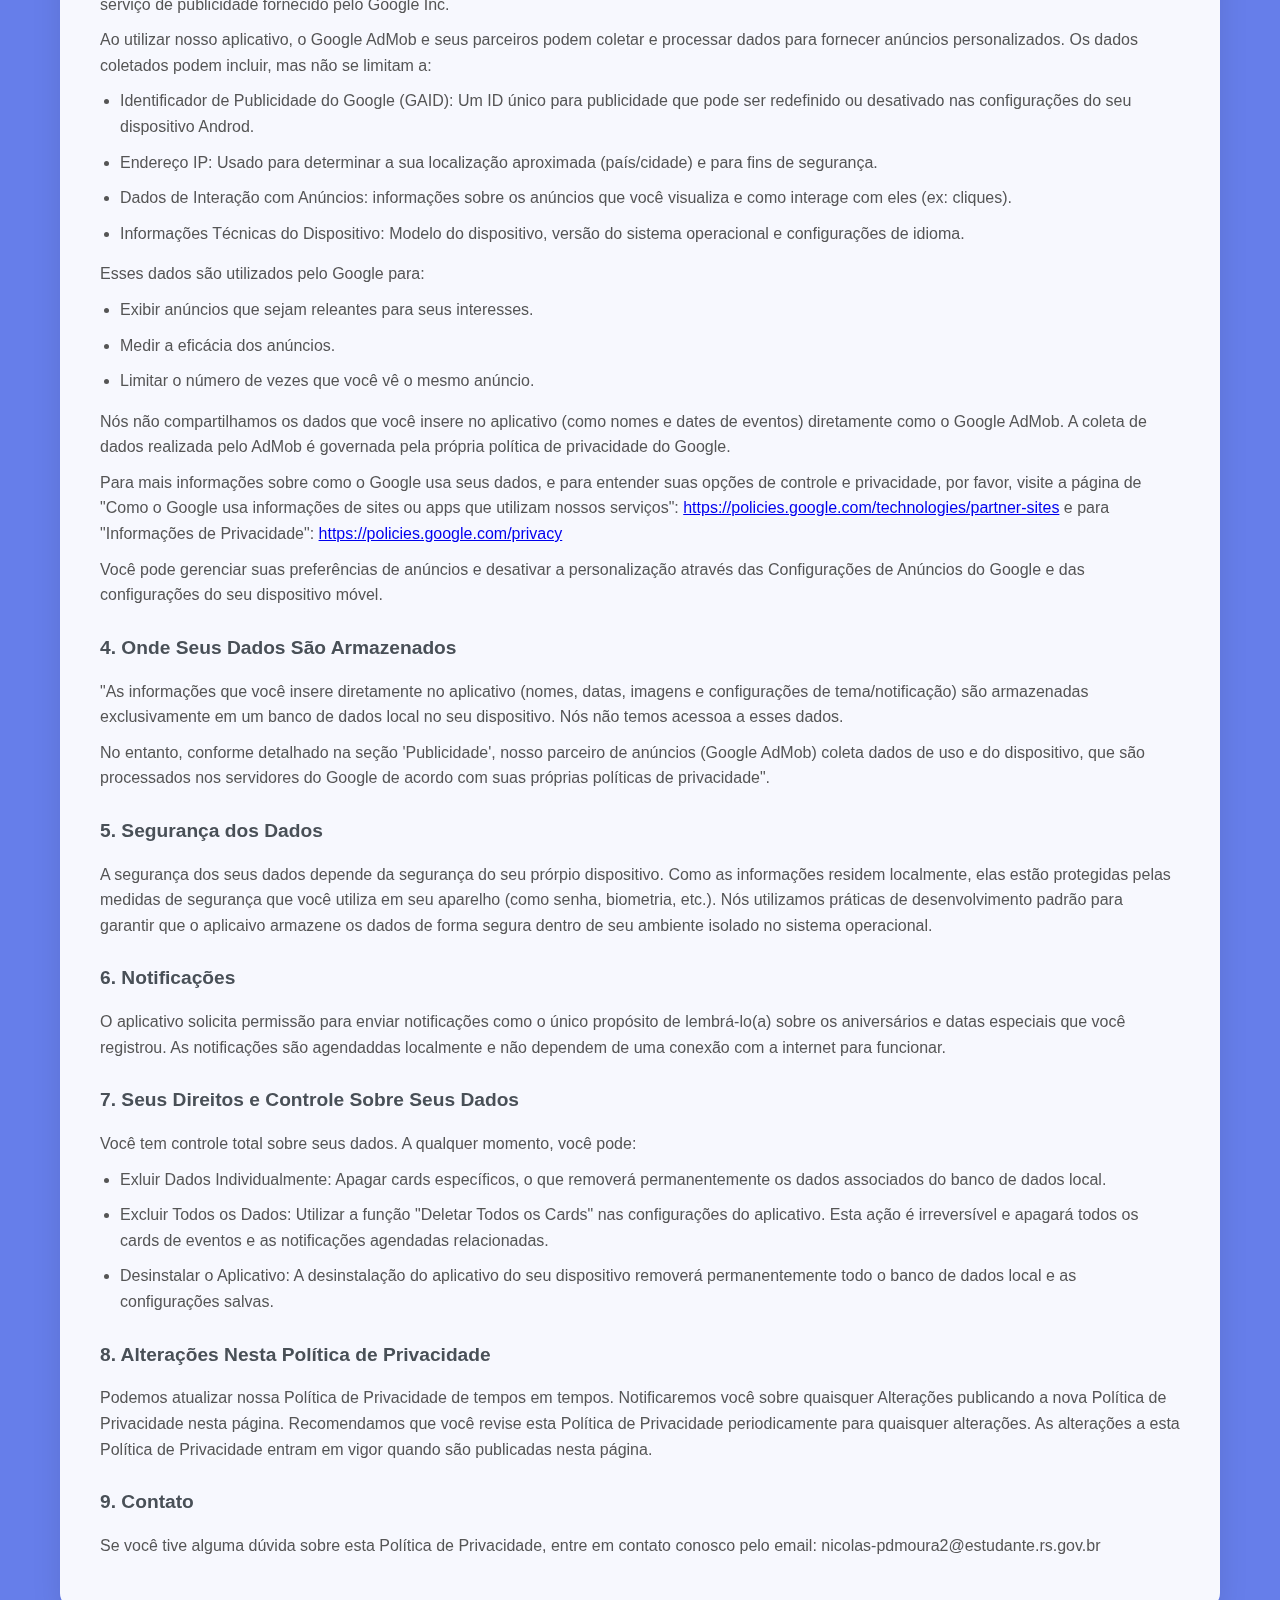
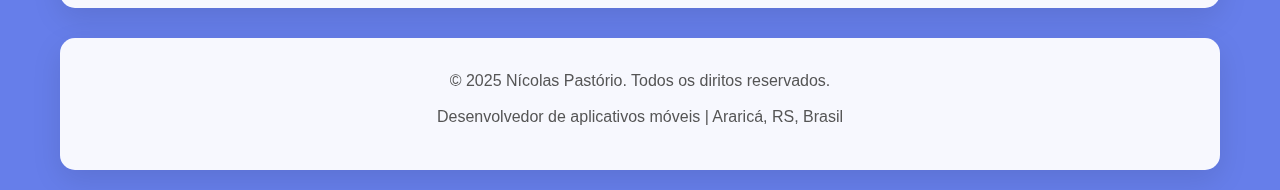
<file: app01/app01.html>
<!DOCTYPE html>
<html lang="en">
<head>
    <meta charset="UTF-8">
    <meta name="viewport" content="width=device-width, initial-scale=1.0">
    <title>Beloved Date</title>
    <link rel="stylesheet" href="styles-app01.css">
</head>
<body>
    <div class="container">
        <a href="../index.html" class="back-button">
            <span>←</span>
            <span>Voltar</span>
        </a>

        <header>
            <div class="title-logo">
                <h1>Beloved Date</h1>
                <img src="../assets/beloveddate-logo.png" alt="Logo do app">
            </div>
            <p class="subititle">Este aplicativo tem por finalidade auxiliar na lembrança de datas especiais notificando o usuário anualmente.</p>
            <div class="download-buttons">
                <a href="#" class="download-btn">📱 Google Play</a>
            </div>
        </header>

        <section class="section">
            <h2>Sobre o Aplicativo</h2>
            <p>O app ossui um menu estilo gaveta na lateral esquerda onde é possível definir o tema(claro ou escuro), a hora que deseja que as notificações anuais ocorram e um botão para deletar todos os cartões.
            Ele possui duas telas, uma para exibir os cartões das datas especiais e outra para exibir os aniversários. Estas duas telas contam com um filtro para facilitar a busca por cartões, 
            um botão para esconder os cartões, um botão estilo switch para ordenação e um botão para adicionar os cartões.</p>
        </section>

        <section class="section">
            <h2>Principais Funcionalidades</h2>
            <div class="feature-list">
                <!--<div class="feature-item">
                    <h4>🚀Funcionalidade 1</h4>
                    <p>Descrição da primeira funcionalidade principal do aplicativo</p>
                </div>
                <div class="feature-item">
                    <h4>✨Funcionalidade 2</h4>
                    <p>Descrição da segunda funcionalidade principal do aplicativo</p>
                </div>-->
                <div class="feature-item">
                    <h4>📆 Notificações anuais</h4>
                    <p>Ele possui duas telas, uma para exibir os cartões das datas especiais e outra para exibir os aniversários. Estas duas telas contam com um filtro para facilitar a busca por cartões, 
                        um botão para esconder os cartões, um botão estilo switch para ordenação e um botão para adicionar os cartões.</p>
                </div>
                <div class="feature-item">
                    <h4>🔩 Menú de configurações escondido</h4>
                    <p>Possui um menu estilo gaveta na lateral esquerda onde é possível definir o tema(claro ou escuro), a hora que deseja que as notificações anuais ocorram e um botão para deletar todos os cartões.</p>
                </div>
            </div>
        </section>

        <section class="section">
            <h2>Telas</h2>
            <div class="screenshots-grid">
                <div class="screenshot">
                    <div class="placeholder-img">
                        <br>
                        <video width="220" height="420" autoplay loop muted>
                            <source src="../assets/screen-configurations-beloved-date.mp4" type="video/mp4">
                            Your browser does not support the video tag.
                        </video>
                    </div>
                </div>
                <div class="screenshot">
                    <div class="placeholder-img">
                        <br>
                        <video width="220" height="420" autoplay loop muted>
                            <source src="../assets/screen-configurations-beloved-date.mp4" type="video/mp4">
                            Your browser does not support the video tag.
                        </video>
                    </div>
                </div>
                <div class="screenshot">
                    <div class="placeholder-img">
                        <br>
                        <video width="220" height="420" autoplay loop muted>
                            <source src="../assets/screen-configurations-beloved-date.mp4" type="video/mp4">
                            Your browser does not support the video tag.
                        </video>
                    </div>
                </div>
                <div class="screenshot">
                    <div class="placeholder-img">
                        <br>
                        <video width="220" height="420" autoplay loop muted>
                            <source src="../assets/screen-configurations-beloved-date.mp4" type="video/mp4">
                            Your browser does not support the video tag.
                        </video>
                    </div>
                </div>
                <div class="screenshot">
                    <div class="placeholder-img">
                        <br>
                        <video width="220" height="420" autoplay loop muted>
                            <source src="../assets/screen-configurations-beloved-date.mp4" type="video/mp4">
                            Your browser does not support the video tag.
                        </video>
                    </div>
                </div>
            </div>
        </section>

        <input type="checkbox" id="toggle">
        <div class="toggle-buttons">
            <label for="toggle" id="show-english">English</label>
            <label for="toggle" id="show-portuguese">Portuguese</label>
        </div>

        <section id="english" class="section">
            <h2>Política de Privacidade em inglês</h2>
            <p><strong>Úlfima atualização</strong> [DATA] </p>

            <p>
                Bem-vindo(a) à Política de Privacidade do aplicativo Beloved Date.
                A sua privacidade é de extrema importância para nós. 
                Esta política descreve quais informações nosso aplicativo coleta e como essas informações são utilizadas e protegidas.
            </p>
            <p>
                Ao usar o aplicativo Beloved Date, você concorda com a coleta e uso de informações de acordo com esta política.
            </p>

            <h3>1. Dados que Coletamos</h3>
            <p>
                Nosso aplicativo foi projetado para funcionar de forma independente, sem a necessidade de servidores externos.
                Todas as informações que você fornece são armazenadas exclusivamente no seu próprio dispositivo. 
                Coletamos os seguintes tipos de dados:
            </p>
            <ul>
                <li>Dados de  Cards de Eventos</li>
                <ul>
                    <li>Nome: O nome da pessoa ou do evento que você deseja registrar (ex: "Aniversário do João", "Aniversário de Casameto").</li>
                    <li>Data: A data associada ao evento (ex: data de nascimento ou data da celebração).</li>
                    <li>Tipo de Evento: A categoria do card, como "Aniversário" ou "Data Especial".</li>
                    <li>Imagem (Opcional): Uma imagem que você escolhe da galeria do seu dispositivo para associar a um card. O aplicativo solicita permissão de acesso à galeria apenas para esta finalidade.</li>
                </ul>
            </ul>
            <ul>
                <li>Configurações do Aplicativo</li>
                <ul>
                    <li>Hora Preferida para Notificações: A hora do dia que você seleciona para receber lembretes de eventos.</li>
                    <li>Preferência de Tema: A escolha entre o tema claro ou escuro para a interface do aplicativo.</li>
                    <li>Excluir tudo: Um botão para deletar todos os cartões e notificações.</li>
                </ul>
            </ul>
            <p>Nós NÃO coletamos informações de identificação pessoal, como seu nome, email, endereço ou dados de localização.</p>

            <h3>2. Como Usamos Seus Dados</h3>
            <p>Os dados coletados são utilizados exclusivamente para o funcionamento do aplicativo em seu dispositivo. 
                Os propósitos são:</p>
            <ul>
                <li>Para Exibir seus eventos: Os nomes, datas e imagens são usados para criar e exibir os cards de eventos dentro do aplicativo.</li>
                <li>Para Calcular Datas e Idades: As datas são usdas para calcular a idade de uma pessoa ou o tempo decorrido desde um evento especial, exibindo essa informação para você.</li>
                <li>Para Exibir Notificações Locais: A data do evento e a sua hora preferida são usadas para agendar notificações locais no seu dispositivo, garantindo que você seja lembrado(a) das datas importantes.</li>
                <li>Para Personalizar Sua Experiência: A preferência de tema é usada para ajustar a aparência visual do aplicativo.</li>
            </ul>

            <h3>3. Publicidade e Provedores de Serviços de Terceiros</h3>
            <p>
                Nosso aplicativo utiliza o Google AdMob para exibir anúncios, o que nos ajuda a manter o aplicativo gratuito para todos os usuários. 
                O AdMob é um serviço de publicidade fornecido pelo Google Inc.
            </p>
            <p>
                Ao utilizar nosso aplicativo, o Google AdMob e seus parceiros podem coletar e processar dados para fornecer anúncios personalizados. 
                Os dados coletados podem incluir, mas não se limitam a: 
            </p>

            <ul>
                <li>Identificador de Publicidade do Google (GAID): Um ID único para publicidade que pode ser redefinido ou desativado nas 
                    configurações do seu dispositivo Androd.
                </li>
                <li>Endereço IP: Usado para determinar a sua localização aproximada (país/cidade) e para fins de segurança.</li>
                <li>Dados de Interação com Anúncios: informações sobre os anúncios que você visualiza e como interage com eles (ex: cliques).</li>
                <li>Informações Técnicas do Dispositivo: Modelo do dispositivo, versão do sistema operacional e configurações de idioma.</li>
            </ul>
            <p>Esses dados são utilizados pelo Google para: </p>
            <ul>
                <li>Exibir anúncios que sejam releantes para seus interesses.</li>
                <li>Medir a eficácia dos anúncios.</li>
                <li>Limitar o número de vezes que você vê o mesmo anúncio.</li>
            </ul>

            <p>
                Nós não compartilhamos os dados que você insere no aplicativo (como nomes e dates de eventos) diretamente como o Google AdMob. 
                A coleta de dados realizada pelo AdMob é governada pela própria política de privacidade do Google. 
            </p>

            <p>
                Para mais informações sobre como o Google usa seus dados, e para entender suas opções de controle e privacidade, por favor, visite 
                a página de "Como o Google usa informações de sites ou apps que utilizam nossos serviços": 
                <a href="https://policies.google.com/technologies/partner-sites" target="_blank">https://policies.google.com/technologies/partner-sites</a> 
                e para "Informações de Privacidade": 
                <a href="https://policies.google.com/privacy" target="_blank">https://policies.google.com/privacy</a>
            </p>

            <p>
                Você pode gerenciar suas preferências de anúncios e desativar a personalização através das Configurações de Anúncios do Google e das 
                configurações do seu dispositivo móvel.
            </p>

            <h3>4. Onde Seus Dados São Armazenados</h3>
            <p>
                "As informações que você insere diretamente no aplicativo (nomes, datas, imagens e configurações de tema/notificação) são 
                armazenadas exclusivamente em um banco de dados local no seu dispositivo. Nós não temos acessoa a esses dados.
            </p>
            <p>
                No entanto, conforme detalhado na seção 'Publicidade', nosso parceiro de anúncios (Google AdMob) coleta dados de uso e do dispositivo, 
                que são processados nos servidores do Google de acordo com suas próprias políticas de privacidade".
            </p>

            <h3>5. Segurança dos Dados</h3>
            <p>
                A segurança dos seus dados depende da segurança do seu prórpio dispositivo. Como as informações residem localmente, 
                elas estão protegidas pelas medidas de segurança que você utiliza em seu aparelho (como senha, biometria, etc.). Nós 
                utilizamos práticas de desenvolvimento padrão para garantir que o aplicaivo armazene os dados de forma segura dentro de 
                seu ambiente isolado no sistema operacional. 
            </p>

            <h3>6. Notificações</h3>
            <p>
                O aplicativo solicita permissão para enviar notificações como o único propósito de lembrá-lo(a) 
                sobre os aniversários e datas especiais que você registrou. As notificações são agendaddas localmente e 
                não dependem de uma conexão com a internet para funcionar.
            </p>

            <h3>7. Seus Direitos e Controle Sobre Seus Dados</h3>
            <p>Você tem controle total sobre seus dados. A qualquer momento, você pode: </p>
            <ul>
                <!-- <li>Visualizar e Editar: Acessar e modificar qualquer card de evento diretamente na interface do aplicativo.</li> -->
                <li>Exluir Dados Individualmente: Apagar cards específicos, o que removerá permanentemente os dados associados do banco de dados local.</li>
                <li>Excluir Todos os Dados: Utilizar a função "Deletar Todos os Cards" nas configurações do aplicativo. 
                    Esta ação é irreversível e apagará todos os cards de eventos e as notificações agendadas relacionadas.</li>
                <li>Desinstalar o Aplicativo: A desinstalação do aplicativo do seu dispositivo removerá permanentemente todo 
                    o banco de dados local e as configurações salvas.</li>
            </ul>

            <h3>8. Alterações Nesta Política de Privacidade</h3>
            <p>
                Podemos atualizar nossa Política de Privacidade de tempos em tempos. Notificaremos você sobre quaisquer Alterações 
                publicando a nova Política de Privacidade nesta página. Recomendamos que você revise esta Política de Privacidade 
                periodicamente para quaisquer alterações. As alterações a esta Política de Privacidade entram em vigor quando são publicadas nesta página.
            </p>

            <h3>9. Contato</h3>
            <p>Se você tive alguma dúvida sobre esta Política de Privacidade, entre em contato conosco pelo email: nicolas-pdmoura2@estudante.rs.gov.br</p>
        </section>
        <section id="portuguese" class="section">
            <h2>Política de Privacidade em português</h2>
            <p><strong>Úlfima atualização</strong> [DATA] </p>

            <p>
                Bem-vindo(a) à Política de Privacidade do aplicativo Beloved Date.
                A sua privacidade é de extrema importância para nós. 
                Esta política descreve quais informações nosso aplicativo coleta e como essas informações são utilizadas e protegidas.
            </p>
            <p>
                Ao usar o aplicativo Beloved Date, você concorda com a coleta e uso de informações de acordo com esta política.
            </p>

            <h3>1. Dados que Coletamos</h3>
            <p>
                Nosso aplicativo foi projetado para funcionar de forma independente, sem a necessidade de servidores externos.
                Todas as informações que você fornece são armazenadas exclusivamente no seu próprio dispositivo. 
                Coletamos os seguintes tipos de dados:
            </p>
            <ul>
                <li>Dados de  Cards de Eventos</li>
                <ul>
                    <li>Nome: O nome da pessoa ou do evento que você deseja registrar (ex: "Aniversário do João", "Aniversário de Casameto").</li>
                    <li>Data: A data associada ao evento (ex: data de nascimento ou data da celebração).</li>
                    <li>Tipo de Evento: A categoria do card, como "Aniversário" ou "Data Especial".</li>
                    <li>Imagem (Opcional): Uma imagem que você escolhe da galeria do seu dispositivo para associar a um card. O aplicativo solicita permissão de acesso à galeria apenas para esta finalidade.</li>
                </ul>
            </ul>
            <ul>
                <li>Configurações do Aplicativo</li>
                <ul>
                    <li>Hora Preferida para Notificações: A hora do dia que você seleciona para receber lembretes de eventos.</li>
                    <li>Preferência de Tema: A escolha entre o tema claro ou escuro para a interface do aplicativo.</li>
                    <li>Excluir tudo: Um botão para deletar todos os cartões e notificações.</li>
                </ul>
            </ul>
            <p>Nós NÃO coletamos informações de identificação pessoal, como seu nome, email, endereço ou dados de localização.</p>

            <h3>2. Como Usamos Seus Dados</h3>
            <p>Os dados coletados são utilizados exclusivamente para o funcionamento do aplicativo em seu dispositivo. 
                Os propósitos são:</p>
            <ul>
                <li>Para Exibir seus eventos: Os nomes, datas e imagens são usados para criar e exibir os cards de eventos dentro do aplicativo.</li>
                <li>Para Calcular Datas e Idades: As datas são usdas para calcular a idade de uma pessoa ou o tempo decorrido desde um evento especial, exibindo essa informação para você.</li>
                <li>Para Exibir Notificações Locais: A data do evento e a sua hora preferida são usadas para agendar notificações locais no seu dispositivo, garantindo que você seja lembrado(a) das datas importantes.</li>
                <li>Para Personalizar Sua Experiência: A preferência de tema é usada para ajustar a aparência visual do aplicativo.</li>
            </ul>

            <h3>3. Publicidade e Provedores de Serviços de Terceiros</h3>
            <p>
                Nosso aplicativo utiliza o Google AdMob para exibir anúncios, o que nos ajuda a manter o aplicativo gratuito para todos os usuários. 
                O AdMob é um serviço de publicidade fornecido pelo Google Inc.
            </p>
            <p>
                Ao utilizar nosso aplicativo, o Google AdMob e seus parceiros podem coletar e processar dados para fornecer anúncios personalizados. 
                Os dados coletados podem incluir, mas não se limitam a: 
            </p>

            <ul>
                <li>Identificador de Publicidade do Google (GAID): Um ID único para publicidade que pode ser redefinido ou desativado nas 
                    configurações do seu dispositivo Androd.
                </li>
                <li>Endereço IP: Usado para determinar a sua localização aproximada (país/cidade) e para fins de segurança.</li>
                <li>Dados de Interação com Anúncios: informações sobre os anúncios que você visualiza e como interage com eles (ex: cliques).</li>
                <li>Informações Técnicas do Dispositivo: Modelo do dispositivo, versão do sistema operacional e configurações de idioma.</li>
            </ul>
            <p>Esses dados são utilizados pelo Google para: </p>
            <ul>
                <li>Exibir anúncios que sejam releantes para seus interesses.</li>
                <li>Medir a eficácia dos anúncios.</li>
                <li>Limitar o número de vezes que você vê o mesmo anúncio.</li>
            </ul>

            <p>
                Nós não compartilhamos os dados que você insere no aplicativo (como nomes e dates de eventos) diretamente como o Google AdMob. 
                A coleta de dados realizada pelo AdMob é governada pela própria política de privacidade do Google. 
            </p>

            <p>
                Para mais informações sobre como o Google usa seus dados, e para entender suas opções de controle e privacidade, por favor, visite 
                a página de "Como o Google usa informações de sites ou apps que utilizam nossos serviços": 
                <a href="https://policies.google.com/technologies/partner-sites" target="_blank">https://policies.google.com/technologies/partner-sites</a> 
                e para "Informações de Privacidade": 
                <a href="https://policies.google.com/privacy" target="_blank">https://policies.google.com/privacy</a>
            </p>

            <p>
                Você pode gerenciar suas preferências de anúncios e desativar a personalização através das Configurações de Anúncios do Google e das 
                configurações do seu dispositivo móvel.
            </p>

            <h3>4. Onde Seus Dados São Armazenados</h3>
            <p>
                "As informações que você insere diretamente no aplicativo (nomes, datas, imagens e configurações de tema/notificação) são 
                armazenadas exclusivamente em um banco de dados local no seu dispositivo. Nós não temos acessoa a esses dados.
            </p>
            <p>
                No entanto, conforme detalhado na seção 'Publicidade', nosso parceiro de anúncios (Google AdMob) coleta dados de uso e do dispositivo, 
                que são processados nos servidores do Google de acordo com suas próprias políticas de privacidade".
            </p>

            <h3>5. Segurança dos Dados</h3>
            <p>
                A segurança dos seus dados depende da segurança do seu prórpio dispositivo. Como as informações residem localmente, 
                elas estão protegidas pelas medidas de segurança que você utiliza em seu aparelho (como senha, biometria, etc.). Nós 
                utilizamos práticas de desenvolvimento padrão para garantir que o aplicaivo armazene os dados de forma segura dentro de 
                seu ambiente isolado no sistema operacional. 
            </p>

            <h3>6. Notificações</h3>
            <p>
                O aplicativo solicita permissão para enviar notificações como o único propósito de lembrá-lo(a) 
                sobre os aniversários e datas especiais que você registrou. As notificações são agendaddas localmente e 
                não dependem de uma conexão com a internet para funcionar.
            </p>

            <h3>7. Seus Direitos e Controle Sobre Seus Dados</h3>
            <p>Você tem controle total sobre seus dados. A qualquer momento, você pode: </p>
            <ul>
                <!-- <li>Visualizar e Editar: Acessar e modificar qualquer card de evento diretamente na interface do aplicativo.</li> -->
                <li>Exluir Dados Individualmente: Apagar cards específicos, o que removerá permanentemente os dados associados do banco de dados local.</li>
                <li>Excluir Todos os Dados: Utilizar a função "Deletar Todos os Cards" nas configurações do aplicativo. 
                    Esta ação é irreversível e apagará todos os cards de eventos e as notificações agendadas relacionadas.</li>
                <li>Desinstalar o Aplicativo: A desinstalação do aplicativo do seu dispositivo removerá permanentemente todo 
                    o banco de dados local e as configurações salvas.</li>
            </ul>

            <h3>8. Alterações Nesta Política de Privacidade</h3>
            <p>
                Podemos atualizar nossa Política de Privacidade de tempos em tempos. Notificaremos você sobre quaisquer Alterações 
                publicando a nova Política de Privacidade nesta página. Recomendamos que você revise esta Política de Privacidade 
                periodicamente para quaisquer alterações. As alterações a esta Política de Privacidade entram em vigor quando são publicadas nesta página.
            </p>

            <h3>9. Contato</h3>
            <p>Se você tive alguma dúvida sobre esta Política de Privacidade, entre em contato conosco pelo email: nicolas-pdmoura2@estudante.rs.gov.br</p>
        </section>

        <footer>
            <div class="footer-content">
                <p>&copy; 2025 Nícolas Pastório. Todos os diritos reservados.</p>
                <p>Desenvolvedor de aplicativos móveis | Araricá, RS, Brasil</p>
            </div>
        </footer>
    </div>
</body>
</html>
</file>
<file: styles.css>
* {
    margin: 0;
    padding: 0;
    box-sizing: border-box;
}

body {
    font-family: 'Arial', sans-serif;
    line-height: 1.6;
    color: #333;
    background: linear-gradient(135deg, #667eea 0%, #764ba2 100%);
    min-height: 100vh;
}

.container {
    max-width: 1200px;
    margin: 0 auto;
    padding: 20px;
}

header {
    background: rgba(255, 255, 255, 0.95);
    backdrop-filter: blur(10px);
    border-radius: 15px;
    padding: 40px;
    margin-bottom: 30px;
    text-align: center;
    box-shadow: 0 10px 30px rgba(0, 0, 0, 0.1);
}

h1 {
    color: #2c3e50;
    font-size: 2.5em;
    margin-bottom: 10px;
    background: linear-gradient(45deg, #667eea, #764ba2);
    -webkit-background-clip: text;
    -webkit-text-fill-color: transparent;
    background-clip: text;
}

.subtitle {
    color: #7f8c8d;
    font-size: 1.2em;
    margin-bottom: 20px;
}

.contact-info {
    display: flex;
    justify-content: center;
    gap: 30px;
    flex-wrap: wrap;
    margin-top: 20px;
}

.contact-item {
    display: flex;
    align-items: center;
    gap: 8px;
    color: #555;
    font-size: 0.9em;
}

.section {
    background: rgba(255, 255, 255, 0.95);
    backdrop-filter: blur(10px);
    border-radius: 15px;
    padding: 40px;
    margin-bottom: 30px;
    box-shadow: 0 10px 30px rgba(0, 0, 0, 0.1);
}

h2 {
    color: #2c3e50;
    font-size: 1.8em;
    margin-bottom: 20px;
    border-bottom: 30px solid #667eea;
    padding-bottom: 10px;
}

.apps-grid {
    display: grid;
    grid-template-columns: repeat(auto-fit, minmax(300px, 1fr));
    gap: 20px;
    margin-top: 20px;
}

.app-card {
    background: linear-gradient(15deg, #f8f9fa, #e9ecef);
    border-radius: 10px;
    padding: 25px;
    border: 1px solid #dee2e6;
    transition: transform 0.3s ease, box-shadow 0.3s ease;
}

.app-card:hover {
    transform: translateY(-5px);
    box-shadow: 0 15px 30px rgba(0, 0, 0, 0.1);
}

.app-card h3 {
    color: #495057;
    margin-bottom: 10px;
    font-size: 1.3em;
}

.app-card p {
    color: #6c757d;
    margin-bottom: 15px;
}

.app-links {
    display: flex;
    gap: 10px;
    flex-wrap: wrap;
}

.app-link {
    background: linear-gradient(45deg, #667eea, #764ba2);
    color: white;
    padding: 8px 15px;
    border-radius: 20px;
    text-decoration: none;
    font-size: 0.9em;
    transition: opacity 0.3s ease;
}

.app-link:hover {
    opacity: 0.8;
}

.privacy-section {
    line-height: 1.8;
}

.privacy-section h3 {
    color: #495057;
    margin: 25px 0 15px 0;
    font-size: 1.2em;
}

.privacy-section p, .privacy-section li {
    margin-bottom: 10px;
    color: #555;
}

.privacy-section ul {
    margin-left: 20px;
    margin-bottom: 15px;
}

footer {
    background: rgba(255, 255, 255, 0.95);
    backdrop-filter: blur(10px);
    border-radius: 15px;
    padding: 30px;
    text-align: center;
    box-shadow: 0 10px 30px rgba(0, 0, 0, 0.1) ;
}

.footer-content {
    color: #6c757d;
}

@media (max-width: 768px) {
    .container {
        padding: 10px;
    }

    header, .section, footer {
        padding: 20px;
    }
    h1 {
        font-size: 2em;
    }

    .contact-info {
        flex-direction: column;
        gap: 15px;
    }

    .apps-grid {
        grid-template-columns: 1fr;
    }
}
</file>
<file: BelovedDate/styles.css>
* {
    margin: 0;
    padding: 0;
    box-sizing: border-box;
}
body {
    font-family: 'Arial', sans-serif;
    line-height: 1.6;
    background: linear-gradient(135deg, #667eea 0%);
    min-height: 100vh;
}
.container {
    max-width: 1200px;
    margin: 0 auto;
    padding: 20px;
}
.back-button {
    display: inline-flex;
    align-items: center;
    justify-content: center;
    gap: 8px;
    background: rgba(255, 255, 255, 0.95);
    color: #667eea;
    padding: 12px 24px;
    border-radius: 25px;
    text-decoration: none;
    margin-bottom: 20px;
    transition: transform 0.3s ease, box-shadow 0.3s ease;
    box-shadow: 0 5px 15px rgba(0, 0, 0, 0.1);
    font-weight: bold;
}
.back-button:hover {
    transform: translateY(-2px);
    box-shadow: 0 8px 20px rgba(0, 0, 0, 0.15);
}
header {
    background: rgba(255, 255, 255, 0.95);
    backdrop-filter: blur(10px);
    border-radius: 15px;
    padding: 40px;
    margin-bottom: 30px;
    text-align: center;
    box-shadow: 0 10px 30px rgba(0, 0, 0, 0.1);
}
.title-logo {
    display: flex;
    align-items: center;
    justify-content: center;
    gap: 15px;
}
.title-logo img {
    width: 45px;
    height: 45px;
    margin-top: -15px;
}
h1 {
    color: #2c3e50;
    font-size: 2.5rem;
    margin-bottom: 10px;
    background: linear-gradient(45deg, #667eea, #764ba2);
    -webkit-background-clip: text;
    -webkit-text-fill-color: transparent;
    background-clip: text;
}
.subititle {
    color: #5c6869;
    font-size: 1.2rem;
    margin-bottom: 20px;
}
.download-buttons {
    display: flex;
    justify-content: center;
    gap: 20px;
    flex-wrap: wrap;
    margin-top: 25px;
}
.download-btn {
    background: linear-gradient(45deg, #667aae, #764ba2);
    color: white;
    padding: 15px 30px;
    border-radius: 30px;
    text-decoration: none;
    font-weight: bold;
    transition: opacity 0.3s ease, transform 0.3s ease;
    box-shadow: 0 5px 15px rgba(0, 0, 0, 0.2);
}
.download-btn:hover {
    opacity: 0.9;
    transform: translateY(-2px);
}
.section {
    background: rgba(255, 255, 255, 0.95);
    backdrop-filter: blur(10px);
    border-radius: 15px;
    padding: 40px;
    margin-bottom: 30px;
    box-shadow: 0 10px 30px rgba(0, 0, 0, 0.1);    
}
h2 {
    color: #2c3e50;
    font-size: 1.8em;
    margin-bottom: 20px;
    border-bottom: 3px solid #667eea;
    padding-bottom: 10px;
}
h3 {
    color: #495057;
    margin: 25px 0 15px 0;
    font-size: 1.2em;
}
p, li {
    margin-bottom: 10px;
    color: #555;
}
ul {
    margin-left: 20px;
    margin-bottom: 15px;
}
.feature-list {
    display: grid;
    grid-template-columns: repeat(auto-fit, minmax(300px, 1fr));
    gap: 20px;
    margin-top: 20px;
}
.feature-item {
    background: linear-gradient(235deg, #f8f9fa, #e9ecef);
    padding: 20px;
    border-radius: 10px;
    border-left: 4px solid #667eea;
}
.feature-item h4 {
    color: #2c3e50;
    margin-bottom: 10px;
}
.feature-item input[type="checkbox"] {
    display: none;
}
.feature-item .toggle-button {
    display: inline-flex;
    align-items: center;
    gap: 0.5rem;
    background: rgba(255, 255, 255, 0.95);
    color: #667eea;
    padding: 10px 20px;
    border-radius: 25px;
    cursor: ponter;
    box-shadow: 0 5px 15px rgba(0, 0, 0, 0.1);
    transition: background 0.3s ease, color 0.3s ease;
    user-select: none;
    margin: 20px 0;
}
.feature-item .toggle-button:hover {
    background: #667eea;
    color: white;
}
.feature-item .toggle-button .see-less {
    display: none;
}
.feature-item .content {
    display: none;
    margin-top: 10px;
}
.feature-item input[type="checkbox"]:checked ~ .content {
    display: block;
}
.feature-item input[type="checkbox"]:checked ~ .toggle-button .see-more {
    display: none;
}
.feature-item input[type="checkbox"]:checked ~ .toggle-button .see-less {
    display: inline;
}
footer {
    background: rgba(255, 255, 255, 0.95);
    backdrop-filter: blur(10px);
    border-radius: 15px;
    padding: 30px;
    text-align: center;
    box-shadow: 0 10px 30px rgba(0, 0, 0, 0.1) ;
}

.footer-content {
    color: #6c757d;
}
</file>
<file: BelovedDate/PrivacyPolicy/styles.css>
* {
    margin: 0;
    padding: 0;
    box-sizing: border-box;
}
body {
    font-family: 'Arial', sans-serif;
    line-height: 1.6;
    background: linear-gradient(135deg, #667eea 0%);
    min-height: 100vh;
}
.container {
    max-width: 1200px;
    margin: 0 auto;
    padding: 20px;
}
.back-button {
    display: inline-flex;
    align-items: center;
    justify-content: center;
    gap: 8px;
    background: rgba(255, 255, 255, 0.95);
    color: #667eea;
    padding: 12px 24px;
    border-radius: 25px;
    text-decoration: none;
    margin-bottom: 20px;
    transition: transform 0.3s ease, box-shadow 0.3s ease;
    box-shadow: 0 5px 15px rgba(0, 0, 0, 0.1);
    font-weight: bold;
}
.back-button:hover {
    transform: translateY(-2px);
    box-shadow: 0 8px 20px rgba(0, 0, 0, 0.15);
}
input[type="checkbox"] {
    display: none;
}
.toggle-buttons {
    display: flex;
    gap: 1rem;
    margin: 20px;
}
.toggle-buttons label {
    display: none;
    background: rgba(255, 255, 255, 0.95);
    color: #667eea;
    padding: 10px 20px;
    border-radius: 25px;
    cursor: pointer;
    box-shadow: 0 5px 15px rgba(0, 0, 0, 0.1);
    transition: background 0.3s ease, color 0.3s ease;
}
.toggle-buttons label:hover {
    background: #667eea;
    color: white
}
/* Esconde os labels inicialmente 
.toggle-buttons label[for="toggle-english"],
.toggle-buttons label[for="toggle-portuguese"] {
    display: none;
}*/
/* estado padrão: mostra english */
#toggle:not(:checked) ~ .toggle-buttons #show-english {
    display: inline-block;
}
/* Quando o checkbox está arcado mostra portuguese */
#toggle:checked ~ .toggle-buttons #show-portuguese {
    display: inline-block;
}
.section {
    display: none;
    background: rgba(255, 255, 255, 0.95);
    backdrop-filter: blur(10px);
    border-radius: 15px;
    padding: 40px;
    margin-bottom: 30px;
    box-shadow: 0 10px 30px rgba(0, 0, 0, 0.1);
}
#toggle:not(:checked) ~ #english {
    display: block;
}
#toggle:checked ~ #portuguese {
    display: block;
}
h2 {
    color: #2c3e50;
    font-size: 1.8em;
    margin-bottom: 20px;
    border-bottom: 3px solid #667eea;
    padding-bottom: 10px;
}
h3 {
    color: #495057;
    margin: 25px 0 15px 0;
    font-size: 1.2em;
}
p, li {
    margin-bottom: 10px;
    color: #555;
}
ul {
    margin-left: 20px;
    margin-bottom: 15px;
}
</file>
<file: app01/styles-app01.css>
* {
    margin: 0;
    padding: 0;
    box-sizing: border-box;
}
body {
    font-family: 'Arial', sans-serif;
    line-height: 1.6;
    background: linear-gradient(135deg, #667eea 0%);
    min-height: 100vh;
}
.container {
    max-width: 1200px;
    margin: 0 auto;
    padding: 20px;
}
.back-button {
    display: inline-flex;
    align-items: center;
    justify-content: center;
    gap: 8px;
    background: rgba(255, 255, 255, 0.95);
    color: #667eea;
    padding: 12px 24px;
    border-radius: 25px;
    text-decoration: none;
    margin-bottom: 20px;
    transition: transform 0.3s ease, box-shadow 0.3s ease;
    box-shadow: 0 5px 15px rgba(0, 0, 0, 0.1);
    font-weight: bold;
}
.back-button:hover {
    transform: translateY(-2px);
    box-shadow: 0 8px 20px rgba(0, 0, 0, 0.15);
}
header {
    background: rgba(255, 255, 255, 0.95);
    backdrop-filter: blur(10px);
    border-radius: 15px;
    padding: 40px;
    margin-bottom: 30px;
    text-align: center;
    box-shadow: 0 10px 30px rgba(0, 0, 0, 0.1);
}
.title-logo {
    display: flex;
    align-items: center;
    justify-content: center;
    gap: 15px;
}
.title-logo img {
    width: 45px;
    height: 45px;
    margin-top: -15px;
}
h1 {
    color: #2c3e50;
    font-size: 2.5rem;
    margin-bottom: 10px;
    background: linear-gradient(45deg, #667eea, #764ba2);
    -webkit-background-clip: text;
    -webkit-text-fill-color: transparent;
    background-clip: text;
}
.subititle {
    color: #5c6869;
    font-size: 1.2rem;
    margin-bottom: 20px;
}
.download-buttons {
    display: flex;
    justify-content: center;
    gap: 20px;
    flex-wrap: wrap;
    margin-top: 25px;
}
.download-btn {
    background: linear-gradient(45deg, #667aae, #764ba2);
    color: white;
    padding: 15px 30px;
    border-radius: 30px;
    text-decoration: none;
    font-weight: bold;
    transition: opacity 0.3s ease, transform 0.3s ease;
    box-shadow: 0 5px 15px rgba(0, 0, 0, 0.2);
}
.download-btn:hover {
    opacity: 0.9;
    transform: translateY(-2px);
}
.section-telas {
    background: rgba(255, 255, 255, 0.95);
    backdrop-filter: blur(10px);
    border-radius: 15px;
    padding: 40px;
    margin-bottom: 30px;
    box-shadow: 0 10px 30px rgba(0, 0, 0, 0.1);    
}
input[type="checkbox"] {
    display: none;
}
.toggle-buttons {
    display: flex;
    gap: 1rem;
    margin: 20px;
}
.toggle-buttons label {
    display: none;
    background: rgba(255, 255, 255, 0.95);
    color: #667eea;
    padding: 10px 20px;
    border-radius: 25px;
    cursor: pointer;
    box-shadow: 0 5px 15px rgba(0, 0, 0, 0.1);
    transition: background 0.3s ease, color 0.3s ease;
}
.toggle-buttons label:hover {
    background: #667eea;
    color: white
}
/* Esconde os labels inicialmente 
.toggle-buttons label[for="toggle-english"],
.toggle-buttons label[for="toggle-portuguese"] {
    display: none;
}*/
/* estado padrão: mostra english */
#toggle:not(:checked) ~ .toggle-buttons #show-english {
    display: inline-block;
}
/* Quando o checkbox está arcado mostra portuguese */
#toggle:checked ~ .toggle-buttons #show-portuguese {
    display: inline-block;
}
.section {
    display: none;
    background: rgba(255, 255, 255, 0.95);
    backdrop-filter: blur(10px);
    border-radius: 15px;
    padding: 40px;
    margin-bottom: 30px;
    box-shadow: 0 10px 30px rgba(0, 0, 0, 0.1);
}
#toggle:not(:checked) ~ #english {
    display: block;
}
#toggle:checked ~ #portuguese {
    display: block;
}
h2 {
    color: #2c3e50;
    font-size: 1.8em;
    margin-bottom: 20px;
    border-bottom: 3px solid #667eea;
    padding-bottom: 10px;
}
h3 {
    color: #495057;
    margin: 25px 0 15px 0;
    font-size: 1.2em;
}
p, li {
    margin-bottom: 10px;
    color: #555;
}
ul {
    margin-left: 20px;
    margin-bottom: 15px;
}
.feature-list {
    display: grid;
    grid-template-columns: repeat(auto-fit, minmax(300px, 1fr));
    gap: 20px;
    margin-top: 20px;
}
.feature-item {
    background: linear-gradient(235deg, #f8f9fa, #e9ecef);
    padding: 20px;
    border-radius: 10px;
    border-left: 4px solid #667eea;
}
.feature-item h4 {
    color: #2c3e50;
    margin-bottom: 10px;
}
.screenshots-grid {
    display: grid;
    grid-template-columns: repeat(auto-fit, minmax(250px, 1fr));
    gap: 20px;
    margin-top: 20px;
}
.screenshot {
    border-radius: 15px;
    overflow: hidden;
    box-shadow: 0 5px 15px rgba(0, 0, 0, 0.1);
    transition: transform 0.3s ease;
}
.screenshot:hover {
    transform: scale(1.05);
}
.placeholder-img {
    background: linear-gradient(135deg, #f8faf9, #e9ecef);
    display: flex;
    align-items: center;
    justify-content: center;
    color: #999;
    font-size: 1.2em;
    text-align: center;
    padding: 20px;
}
footer {
    background: rgba(255, 255, 255, 0.95);
    backdrop-filter: blur(10px);
    border-radius: 15px;
    padding: 30px;
    text-align: center;
    box-shadow: 0 10px 30px rgba(0, 0, 0, 0.1) ;
}

.footer-content {
    color: #6c757d;
}
</file>
